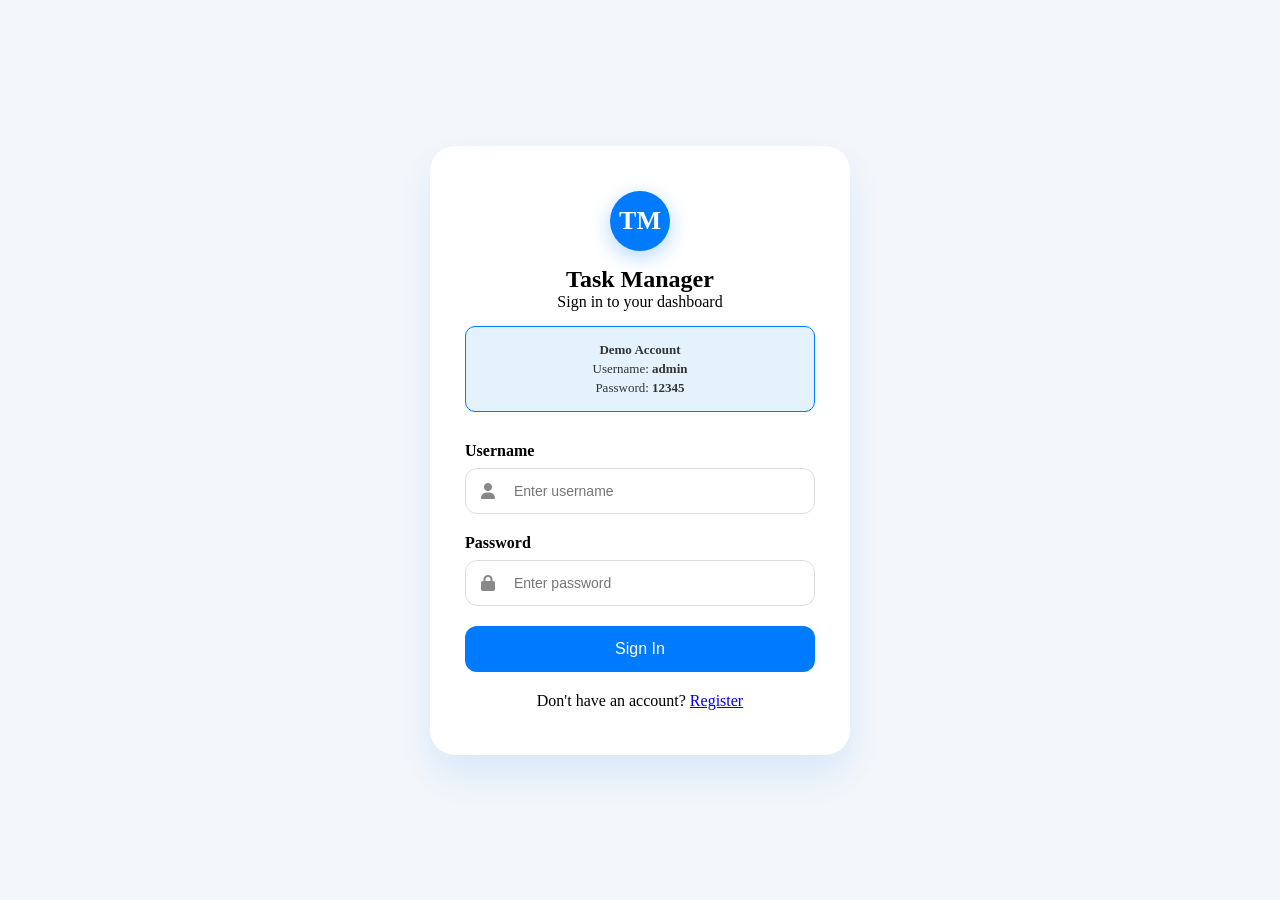
<file: index.html>
<!DOCTYPE html>
<html lang="en">

<head>
    <meta charset="UTF-8">
    <meta name="viewport" content="width=device-width, initial-scale=1.0">
    <meta name="description" content="IMS566 Task Manager Login">
    <title>Task Manager - Login</title>

    <link rel="stylesheet" href="css/login.css">

    <!-- Google Fonts Inter & Font Awesome Icons -->
    <link href="https://fonts.googleapis.com/css2?family=Inter:wght@300;400;500;600;700&display=swap" rel="stylesheet">
    <link rel="stylesheet" href="https://cdnjs.cloudflare.com/ajax/libs/font-awesome/6.5.1/css/all.min.css">

    <style>
    </style>
</head>

<body>

    <div class="auth-wrapper">
        <div class="auth-card">

            <!-- Header Branding -->
            <div class="logo-container">
                <div class="login-circle">TM</div>
                <h2>Task Manager</h2>
                <p>Sign in to your dashboard</p>

                <div class="demo-login">
                    <p><strong>Demo Account</strong></p>
                    <p>Username: <strong>admin</strong></p>
                    <p>Password: <strong>12345</strong></p>
                </div>
            </div>

            <!-- Error Message Alert -->
            <div id="errorMsg" class="alert-error d-none" role="alert">
                <i class="fa-solid fa-triangle-exclamation"></i>
                <span>Invalid username or password!</span>
            </div>

            <!-- Login Form -->
            <form id="loginForm">
                <div class="form-group">
                    <label for="username">Username</label>
                    <div class="input-container">
                        <input type="text" id="username" required placeholder="Enter username">
                        <i class="fa-solid fa-user"></i>
                    </div>
                </div>

                <div class="form-group">
                    <label for="password">Password</label>
                    <div class="input-container">
                        <input type="password" id="password" required placeholder="Enter password">
                        <i class="fa-solid fa-lock"></i>
                    </div>
                </div>

                <button type="submit" class="submit-btn">Sign In</button>
            </form>

            <div class="footer-text">
                <span>Don't have an account? </span>
                <a href="#">Register</a>
            </div>

        </div>
    </div>

    <script>
        // Handle login form submission and authentication
        document.getElementById("loginForm").addEventListener("submit", function (e) {
            e.preventDefault(); // Stop page reload

            const user = document.getElementById("username").value;
            const pass = document.getElementById("password").value;
            const errorAlert = document.getElementById("errorMsg");

            // HARDCODED AUTHENTICATION CHECK
            if (user === "admin" && pass === "12345") {
                // Success: Go to dashboard
                window.location.href = "home.html";
            } else {
                // Fail: Show error message with entry shake animation resets
                errorAlert.classList.remove("d-none");
                errorAlert.style.animation = 'none';
                errorAlert.offsetHeight; /* trigger reflow */
                errorAlert.style.animation = null;
            }
        });
    </script>
</body>

</html>
</file>
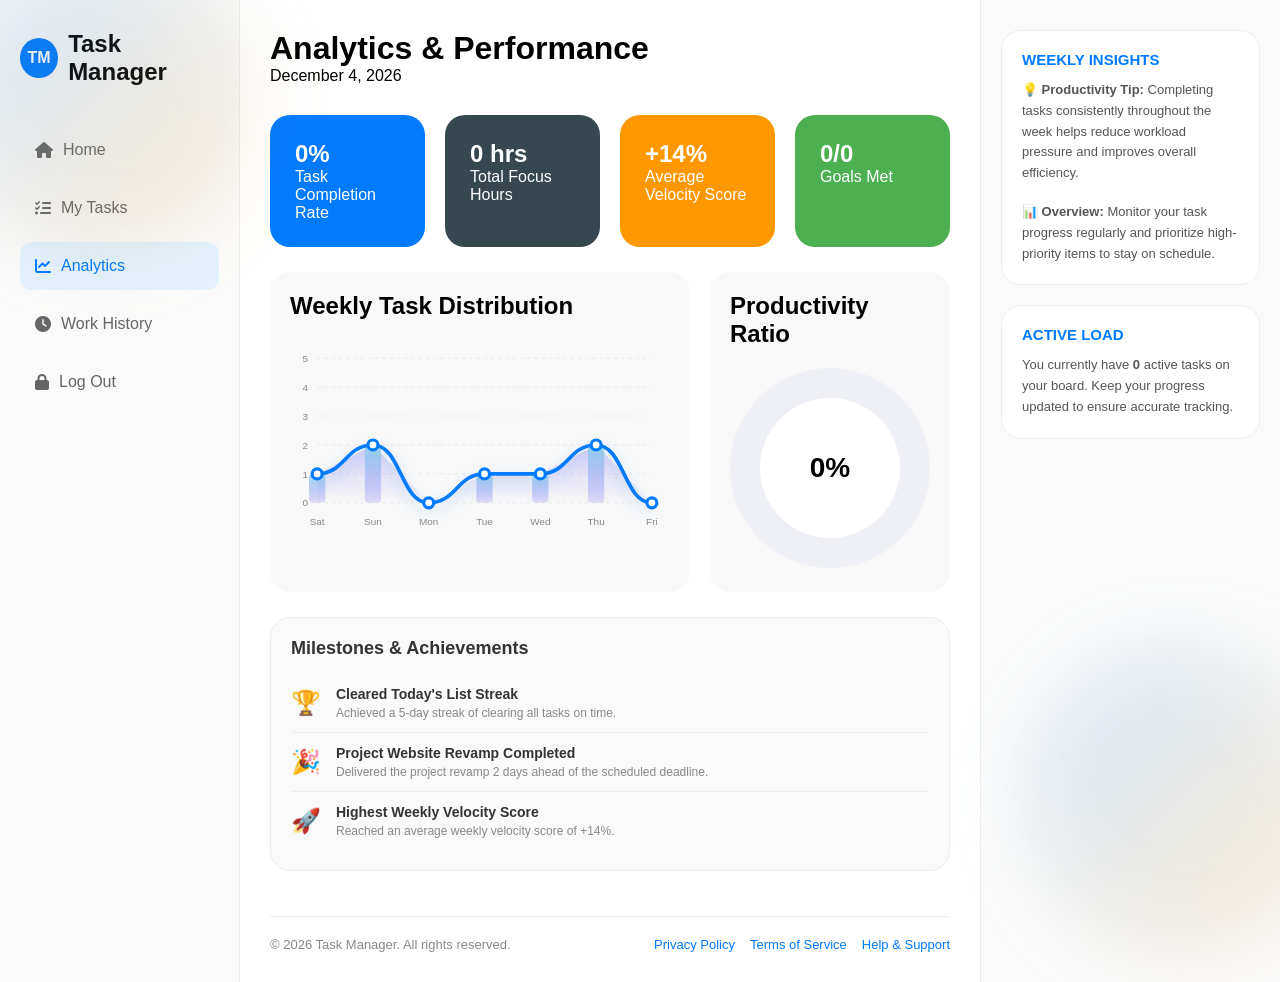
<file: analytics.html>
<!DOCTYPE html>
<html lang="en">

<head>
    <meta charset="UTF-8">
    <meta name="viewport" content="width=device-width, initial-scale=1.0">
    <title>Task Manager - Analytics</title>

    <link rel="stylesheet" href="css/style1.css">

    <!-- Font Awesome -->
    <link rel="stylesheet" href="https://cdnjs.cloudflare.com/ajax/libs/font-awesome/6.5.1/css/all.min.css">

    <style>
    </style>
</head>

<body>

    <div class="container">

        <!-- Sidebar -->
        <div class="sidebar">

            <div class="logo">
                <div class="circle">TM</div>
                <h2>Task Manager</h2>
            </div>

            <ul class="menu">
                <li><a href="home.html"><i class="fa fa-home"></i> Home</a></li>
                <li><a href="mytask.html"><i class="fa fa-tasks"></i> My Tasks</a></li>
                <li class="active"><a href="analytics.html"><i class="fa fa-chart-line"></i> Analytics</a></li>
                <li><a href="history.html"><i class="fa fa-clock"></i> Work History</a></li>
                <li><a href="index.html"><i class="fa fa-lock"></i> Log Out</a></li>
            </ul>

        </div>

        <!-- Main Content -->
        <div class="main-content">

            <!-- Top -->
            <div class="top-bar">
                <div>
                    <h1>Analytics & Performance</h1>
                    <p id="currentDateText">13 March 2021</p>
                </div>
            </div>

            <!-- Stats Grid (Using the theme's .stats style) -->
            <div class="stats">

                <div class="card purple">
                    <h2 id="completionRateText">0%</h2>
                    <p>Task Completion Rate</p>
                </div>

                <div class="card blue">
                    <h2 id="focusHoursText">0 hrs</h2>
                    <p>Total Focus Hours</p>
                </div>

                <div class="card pink">
                    <h2 id="velocityScoreText">+14%</h2>
                    <p>Average Velocity Score</p>
                </div>

                <div class="card green">
                    <h2 id="goalsMetText">0/0</h2>
                    <p>Goals Met</p>
                </div>

            </div>

            <!-- Charts (Using theme's chart structure) -->
            <div class="charts">

                <div class="chart-box">
                    <h2>Weekly Task Distribution</h2>
                    <div class="line-chart-container" id="lineChartContainer">

                        <!-- Dynamic line chart SVG renders here -->
                    </div>
                </div>

                <div class="chart-box">
                    <h2>Productivity Ratio</h2>
                    <div class="circle-chart" style="margin: 20px auto;">
                        <div class="inner-circle" id="productivityPercentText">0%</div>
                    </div>
                </div>

            </div>



            <!-- Milestones & Achievements -->
            <div class="analytics-box">
                <h2>Milestones & Achievements</h2>

                <div class="achievement-row">
                    <div class="achievement-icon">🏆</div>
                    <div class="achievement-details">
                        <h4>Cleared Today's List Streak</h4>
                        <p>Achieved a 5-day streak of clearing all tasks on time.</p>
                    </div>
                </div>

                <div class="achievement-row">
                    <div class="achievement-icon">🎉</div>
                    <div class="achievement-details">
                        <h4>Project Website Revamp Completed</h4>
                        <p>Delivered the project revamp 2 days ahead of the scheduled deadline.</p>
                    </div>
                </div>

                <div class="achievement-row">
                    <div class="achievement-icon">🚀</div>
                    <div class="achievement-details">
                        <h4>Highest Weekly Velocity Score</h4>
                        <p>Reached an average weekly velocity score of +14%.</p>
                    </div>
                </div>
            </div>

            <!-- Footer -->
            <footer
                style="margin-top: 45px; padding-top: 20px; border-top: 1px solid #eee; display: flex; justify-content: space-between; align-items: center; color: #888; font-size: 13px;">
                <p>&copy; 2026 Task Manager. All rights reserved.</p>
                <div style="display: flex; gap: 15px;">
                    <a href="#" style="color: #007BFF; text-decoration: none;">Privacy Policy</a>
                    <a href="#" style="color: #007BFF; text-decoration: none;">Terms of Service</a>
                    <a href="#" style="color: #007BFF; text-decoration: none;">Help & Support</a>
                </div>
            </footer>

        </div>

        <!-- Right Side -->
        <div class="right-panel">

            <div class="right-panel-stats">

                <div class="insight-card">
                    <h3>Weekly Insights</h3>
                    <p>
                        <strong>💡 Productivity Tip:</strong>
                        Completing tasks consistently throughout the week helps reduce workload pressure and improves
                        overall efficiency.
                    </p>
                    <br>
                    <p>
                        <strong>📊 Overview:</strong>
                        Monitor your task progress regularly and prioritize high-priority items to stay on schedule.
                    </p>
                </div>

                <div class="insight-card" style="margin-top: 15px;">
                    <h3>Active Load</h3>
                    <p>
                        You currently have <strong id="activeTasksCount">0</strong> active tasks on your board.
                        Keep your progress updated to ensure accurate tracking.
                    </p>
                </div>

            </div>

        </div>

    </div>

    <script>
        // Initialize page
        document.addEventListener("DOMContentLoaded", function () {
            // Load data
            let tasks = JSON.parse(localStorage.getItem("dashboard_tasks")) || [];
            let history = JSON.parse(localStorage.getItem("dashboard_history")) || [];

            // Set current date
            const today = new Date();
            const dateOptions = { day: 'numeric', month: 'long', year: 'numeric' };
            document.getElementById("currentDateText").textContent = today.toLocaleDateString('en-US', dateOptions);

            // Compute dynamic analytics metrics
            // Exclude completed tasks from active counts to prevent double-counting
            const totalActive = tasks.filter(t => t.status !== "Completed").length;
            const totalHistory = history.length;
            const totalTasks = totalActive + totalHistory;
            const completedTasks = history.filter(t => t.status === "Completed").length;

            // Completion Rate
            const completionRate = totalTasks > 0 ? Math.round((completedTasks / totalTasks) * 100) : 0;
            document.getElementById("completionRateText").textContent = completionRate + "%";
            document.getElementById("productivityPercentText").textContent = completionRate + "%";

            // Set Productivity Ratio circular progress bar color dynamically
            const circleChart = document.querySelector(".circle-chart");
            if (circleChart) {
                circleChart.style.border = "none";
                circleChart.style.background = `conic-gradient(#7b6ef6 0% ${completionRate}%, #eef0f6 ${completionRate}% 100%)`;
            }

            // Goals Met (Completed / Total)
            document.getElementById("goalsMetText").textContent = `${completedTasks}/${totalTasks}`;

            // Focus hours: 2 hours base per completed task + 12 hours start focus
            const focusHours = (completedTasks * 2) + (totalActive * 1);
            document.getElementById("focusHoursText").textContent = focusHours + " hrs";

            // Active load text
            document.getElementById("activeTasksCount").textContent = totalActive;

            // Render the interactive line chart
            renderWeeklyChart();

            // Render weekly chart
            function renderWeeklyChart() {
                const container = document.getElementById("lineChartContainer");
                if (!container) return;

                // Use a local variable to avoid scope confusion
                let chartHistory = JSON.parse(localStorage.getItem("dashboard_history")) || [];

                // Get last 7 days 
                const last7Days = [];
                for (let i = 6; i >= 0; i--) {
                    const d = new Date();
                    d.setDate(d.getDate() - i);
                    last7Days.push({
                        dateString: d.toISOString().split('T')[0],
                        dayName: d.toLocaleDateString('en-US', { weekday: 'short' }),
                        dateLabel: d.toLocaleDateString('en-US', { day: 'numeric', month: 'short' })
                    });
                }

                // Tally completed tasks per day from local history
                const data = last7Days.map(day => {
                    const count = chartHistory.filter(item => {
                        return item.status === "Completed" && item.endDate === day.dateString;
                    }).length;
                    return {
                        ...day,
                        count: count
                    };
                });

                // Use sample history data when no records are available
                const hasData = data.some(d => d.count > 0);
                if (!hasData && chartHistory.length === 0) {
                    const mockHistory = [
                        { id: 1, name: "Database Schema Design", startDate: last7Days[0].dateString, endDate: last7Days[0].dateString, status: "Completed", category: "Work", priority: "High" },
                        { id: 2, name: "Create Login Screen UI", startDate: last7Days[1].dateString, endDate: last7Days[1].dateString, status: "Completed", category: "Work", priority: "High" },
                        { id: 3, name: "User Registration Route", startDate: last7Days[1].dateString, endDate: last7Days[1].dateString, status: "Completed", category: "Work", priority: "Medium" },
                        { id: 4, name: "Analytics Dashboard UI", startDate: last7Days[3].dateString, endDate: last7Days[3].dateString, status: "Completed", category: "Work", priority: "High" },
                        { id: 5, name: "Configure Local Dev Environment", startDate: last7Days[4].dateString, endDate: last7Days[4].dateString, status: "Completed", category: "Personal", priority: "Low" },
                        { id: 6, name: "Double Check Responsive Grid", startDate: last7Days[5].dateString, endDate: last7Days[5].dateString, status: "Completed", category: "Work", priority: "Medium" },
                        { id: 7, name: "Deploy to Staging Server", startDate: last7Days[5].dateString, endDate: last7Days[5].dateString, status: "Completed", category: "Work", priority: "High" }
                    ];
                    localStorage.setItem("dashboard_history", JSON.stringify(mockHistory));
                    chartHistory = mockHistory;

                    // Recalculate completions per day with seeder data
                    last7Days.forEach((day, index) => {
                        data[index].count = chartHistory.filter(item => item.status === "Completed" && item.endDate === day.dateString).length;
                    });
                }

                // Chart scaling constants
                const svgWidth = 420;
                const svgHeight = 220;
                const paddingLeft = 30;
                const paddingRight = 20;
                const paddingTop = 25;
                const paddingBottom = 35;

                const plotWidth = svgWidth - paddingLeft - paddingRight;
                const plotHeight = svgHeight - paddingTop - paddingBottom;

                // Find max value on Y-axis to compute increments
                const maxCount = Math.max(...data.map(d => d.count));
                const yMax = Math.max(5, Math.ceil(maxCount / 5) * 5); // Minimum yMax is 5

                // Calculate X coordinate
                const getX = (index) => paddingLeft + (index * (plotWidth / 6));

                // Calculate Y coordinate
                const getY = (count) => paddingTop + plotHeight - (count * (plotHeight / yMax));

                const points = data.map((d, i) => ({
                    x: getX(i),
                    y: getY(d.count),
                    count: d.count,
                    dayName: d.dayName,
                    dateLabel: d.dateLabel
                }));

                // Build interactive SVG elements
                let svgHtml = `<svg width="100%" height="200" viewBox="0 0 ${svgWidth} ${svgHeight}" class="chart-svg" preserveAspectRatio="xMidYMid meet">
            <defs>
                <linearGradient id="chart-gradient" x1="0" y1="0" x2="0" y2="1">
                <stop offset="0%" stop-color="#7b6ef6" stop-opacity="0.3"/>
                <stop offset="100%" stop-color="#7b6ef6" stop-opacity="0"/>
                </linearGradient>
                <linearGradient id="bar-gradient" x1="0" y1="0" x2="0" y2="1">
                <stop offset="0%" stop-color="#8dd7e8" stop-opacity="0.8"/>
                    <stop offset="100%" stop-color="#7b6ef6" stop-opacity="0.2"/>
                </linearGradient>
                <filter id="shadow" x="-10%" y="-10%" width="120%" height="120%">
                    <feDropShadow dx="0" dy="6" stdDeviation="4" flood-color="#7b6ef6" flood-opacity="0.2" />
                </filter>
            </defs>
        `;

                // Grid Lines & Axis Values
                const gridDivisions = 5;
                for (let i = 0; i <= gridDivisions; i++) {
                    const value = Math.round((yMax / gridDivisions) * i);
                    const y = getY(value);
                    svgHtml += `
                <line x1="${paddingLeft}" y1="${y}" x2="${svgWidth - paddingRight}" y2="${y}" class="grid-line" />
                <text x="${paddingLeft - 10}" y="${y + 4}" text-anchor="end" class="axis-label">${value}</text>
            `;
                }

                // Faded Purple Area Underneath
                let areaPath = `M ${points[0].x} ${paddingTop + plotHeight} `;
                points.forEach(p => {
                    areaPath += `L ${p.x} ${p.y} `;
                });
                areaPath += `L ${points[points.length - 1].x} ${paddingTop + plotHeight} Z`;
                svgHtml += `<path d="${areaPath}" class="chart-area" />`;

                // Draw Vertical Bars for each day (Weekly Task Distribution Bar)
                points.forEach((p) => {
                    const barWidth = 18;
                    const barHeight = paddingTop + plotHeight - p.y;
                    if (barHeight > 0) {
                        svgHtml += `
                    <rect x="${p.x - barWidth / 2}" y="${p.y}" width="${barWidth}" height="${barHeight}" rx="4" ry="4" fill="url(#bar-gradient)" />
                `;
                    }
                });

                // Smooth Bezier Curve Path
                let linePath = `M ${points[0].x} ${points[0].y} `;
                for (let i = 1; i < points.length; i++) {
                    const p0 = points[i - 1];
                    const p = points[i];
                    const cpX1 = p0.x + (p.x - p0.x) / 2;
                    const cpY1 = p0.y;
                    const cpX2 = p0.x + (p.x - p0.x) / 2;
                    const cpY2 = p.y;
                    linePath += `C ${cpX1} ${cpY1}, ${cpX2} ${cpY2}, ${p.x} ${p.y} `;
                }
                svgHtml += `<path d="${linePath}" class="chart-line" filter="url(#shadow)" />`;

                // Weekday labels at bottom
                points.forEach((p) => {
                    svgHtml += `
                <text x="${p.x}" y="${svgHeight - 10}" text-anchor="middle" class="axis-label" style="font-weight: 500;">${p.dayName}</text>
            `;
                });

                // Circle nodes with invisible large mouse triggers
                points.forEach((p) => {
                    svgHtml += `
                <g class="dot-group" data-count="${p.count}" data-day="${p.dayName}" data-date="${p.dateLabel}" data-x="${p.x}" data-y="${p.y}">
                    <circle cx="${p.x}" cy="${p.y}" r="15" class="chart-dot-trigger" />
                    <circle cx="${p.x}" cy="${p.y}" class="chart-dot" />
                </g>
            `;
                });

                svgHtml += `</svg>`;

                // Append DOM structure
                const tooltipHtml = `<div class="chart-tooltip" id="chartTooltip"></div>`;
                container.innerHTML = svgHtml + tooltipHtml;

                // Coordinate tooltips
                const dotGroups = container.querySelectorAll(".dot-group");
                const tooltip = container.querySelector("#chartTooltip");

                dotGroups.forEach(group => {
                    const trigger = group.querySelector(".chart-dot-trigger");
                    const count = group.getAttribute("data-count");
                    const day = group.getAttribute("data-day");
                    const date = group.getAttribute("data-date");
                    const x = parseFloat(group.getAttribute("data-x"));
                    const y = parseFloat(group.getAttribute("data-y"));

                    // Show tooltip
                    const show = (e) => {
                        tooltip.innerHTML = `<strong>${count} tasks</strong><br><span style="color:#bbb;font-size:10px;font-weight:normal;">${day}, ${date}</span>`;
                        const percentX = (x / svgWidth) * 100;
                        const percentY = (y / svgHeight) * 100;

                        tooltip.style.left = `${percentX}%`;
                        tooltip.style.top = `${percentY - 8}%`;
                        tooltip.style.opacity = "1";
                        tooltip.style.transform = "translate(-50%, -100%) scale(1)";
                    };

                    // Hide tooltip
                    const hide = () => {
                        tooltip.style.opacity = "0";
                        tooltip.style.transform = "translate(-50%, -100%) scale(0.9)";
                    };

                    trigger.addEventListener("mouseenter", show);
                    trigger.addEventListener("mouseleave", hide);
                    trigger.addEventListener("touchstart", show);
                    trigger.addEventListener("touchend", hide);
                });
            }
        }); // Closes DOMContentLoaded
    </script>
</body>

</html>
</file>
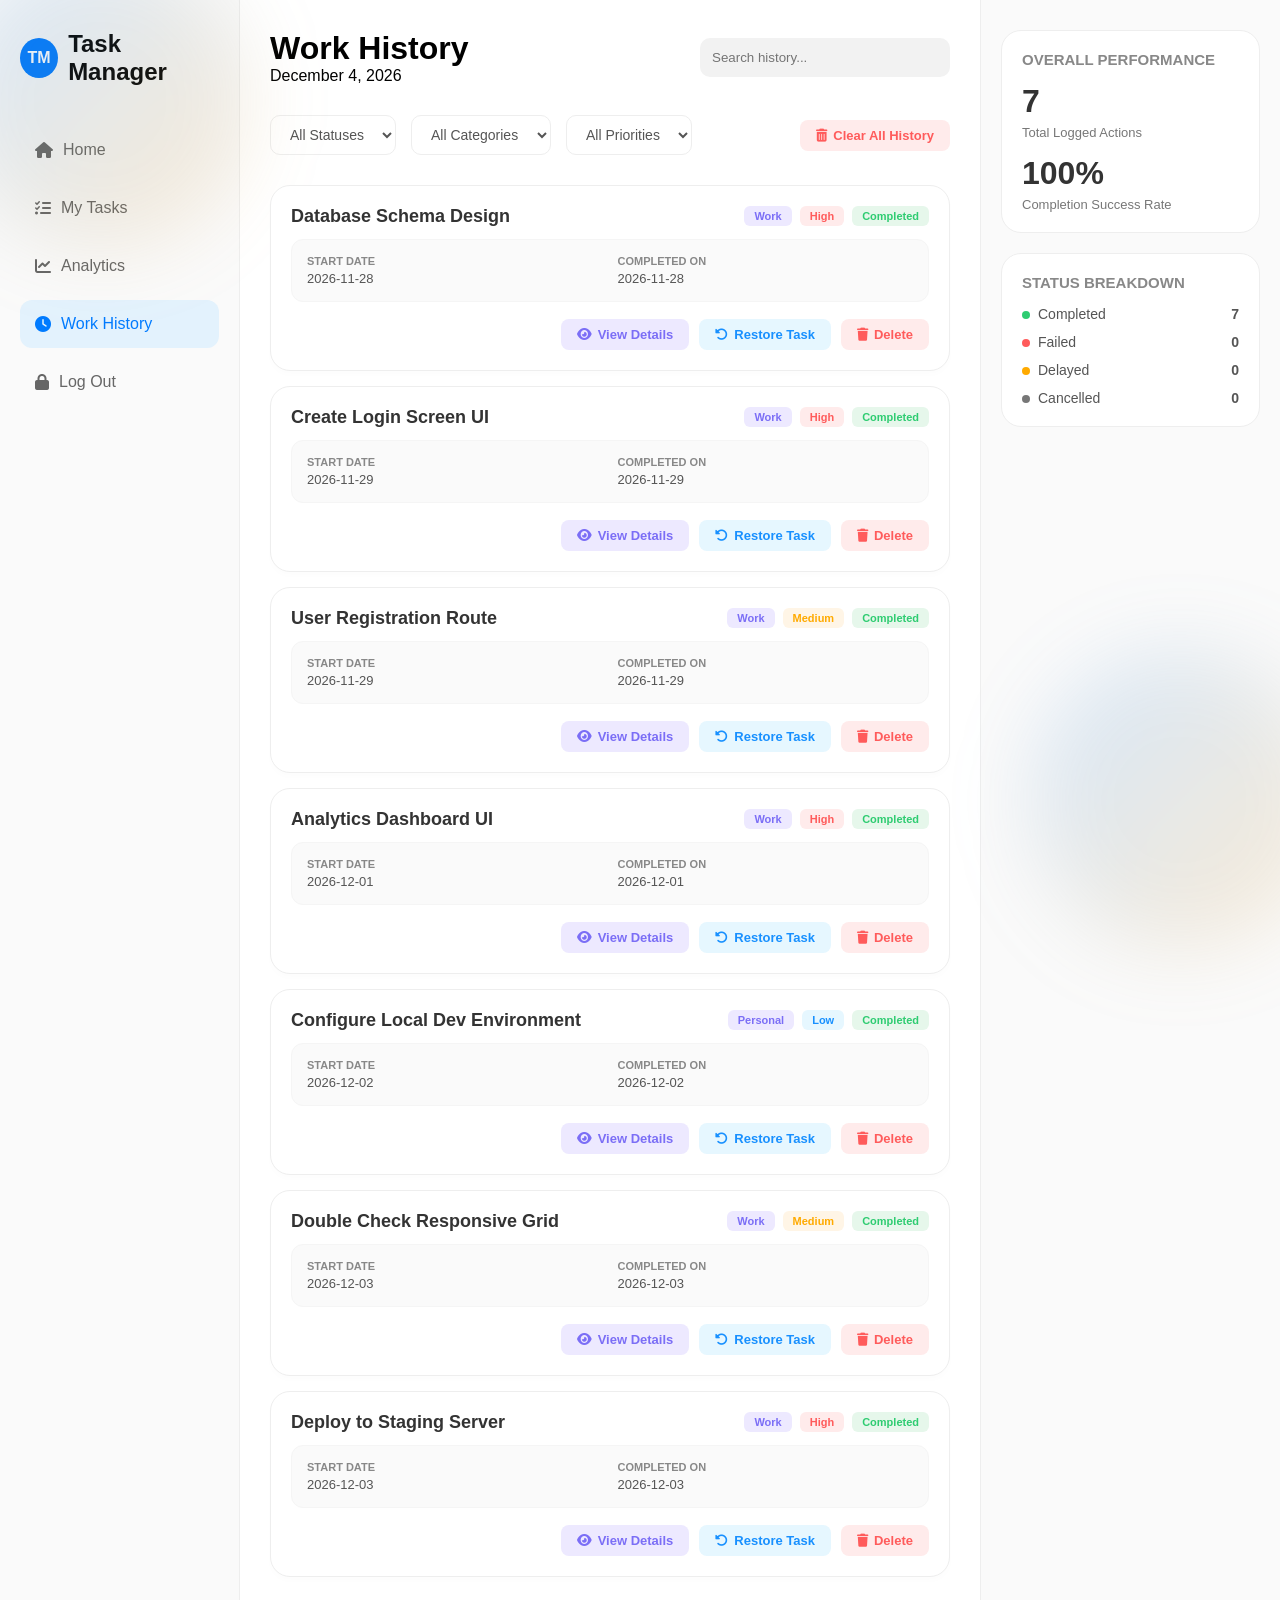
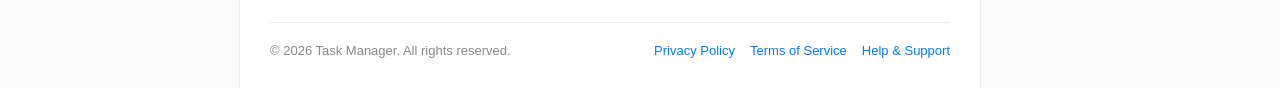
<file: history.html>
<!DOCTYPE html>
<html lang="en">

<head>
    <meta charset="UTF-8">
    <meta name="viewport" content="width=device-width, initial-scale=1.0">
    <title>Task Manager - Work History</title>

    <link rel="stylesheet" href="css/style1.css">

    <!-- Font Awesome -->
    <link rel="stylesheet" href="https://cdnjs.cloudflare.com/ajax/libs/font-awesome/6.5.1/css/all.min.css">

    <style>
        .history-grid {
            display: flex;
            flex-direction: column;
            gap: 20px;
            margin-top: 20px;
        }

        .filter-bar {
            display: flex;
            gap: 15px;
            align-items: center;
            margin-bottom: 10px;
            flex-wrap: wrap;
        }

        .filter-bar select {
            padding: 10px 15px;
            border-radius: 10px;
            border: 1px solid #eee;
            outline: none;
            background: white;
            font-size: 14px;
            color: #555;
            cursor: pointer;
        }

        .history-cards-container {
            display: flex;
            flex-direction: column;
            gap: 15px;
        }

        .history-card {
            background: white;
            border-radius: 20px;
            padding: 20px;
            border: 1px solid #eee;
            box-shadow: 0 4px 6px rgba(0, 0, 0, 0.01);
            display: flex;
            flex-direction: column;
            gap: 12px;
            position: relative;
        }

        .history-card-header {
            display: flex;
            justify-content: space-between;
            align-items: flex-start;
        }

        .history-card-badges {
            display: flex;
            gap: 8px;
        }

        .history-badge {
            font-size: 11px;
            font-weight: bold;
            padding: 4px 10px;
            border-radius: 6px;
        }

        /* Status Colors */
        .status-badge.completed {
            background: #e6f7eb;
            color: #2ecc71;
        }

        .status-badge.failed {
            background: #ffebeb;
            color: #ff5b5b;
        }

        .status-badge.cancelled {
            background: #f2f2f2;
            color: #777;
        }

        .status-badge.delayed {
            background: #fff5e6;
            color: #ffaa00;
        }

        /* Priority Colors */
        .priority-badge.high {
            background: #ffebeb;
            color: #ff5b5b;
        }

        .priority-badge.medium {
            background: #fff5e6;
            color: #ffaa00;
        }

        .priority-badge.low {
            background: #e6f7ff;
            color: #1890ff;
        }

        /* Category Colors */
        .category-badge {
            background: #ede9ff;
            color: #7b6ef6;
        }

        .history-card h3 {
            font-size: 18px;
            color: #333;
            margin: 0;
        }

        .history-card p.description {
            color: #666;
            font-size: 14px;
            line-height: 1.5;
            margin: 0;
        }

        .history-card-details {
            display: grid;
            grid-template-columns: repeat(auto-fit, minmax(180px, 1fr));
            gap: 15px;
            background: #fafafa;
            padding: 15px;
            border-radius: 12px;
            font-size: 13px;
            color: #555;
            border: 1px solid #f5f5f5;
        }

        .details-item {
            display: flex;
            flex-direction: column;
            gap: 4px;
        }

        .details-item strong {
            color: #888;
            font-size: 11px;
            text-transform: uppercase;
        }

        .history-card-notes {
            background: #fff9e6;
            border-left: 4px solid #ffc107;
            padding: 10px 15px;
            border-radius: 4px;
            font-size: 13px;
            color: #666;
            font-style: italic;
        }

        .history-card-actions {
            display: flex;
            gap: 10px;
            justify-content: flex-end;
            margin-top: 5px;
        }

        .history-btn {
            padding: 8px 16px;
            border: none;
            border-radius: 8px;
            cursor: pointer;
            font-size: 13px;
            font-weight: bold;
            display: flex;
            align-items: center;
            gap: 6px;
            transition: background 0.2s;
        }

        .btn-view {
            background: #ede9ff;
            color: #7b6ef6;
        }

        .btn-view:hover {
            background: #dfd9ff;
        }

        .btn-restore {
            background: #e6f7ff;
            color: #1890ff;
        }

        .btn-restore:hover {
            background: #d0f0ff;
        }

        .btn-delete {
            background: #ffebeb;
            color: #ff5b5b;
        }

        .btn-delete:hover {
            background: #ffd1d1;
        }

        .right-panel-stats {
            display: flex;
            flex-direction: column;
            gap: 20px;
        }

        .stats-box {
            background: white;
            padding: 20px;
            border-radius: 20px;
            border: 1px solid #eee;
        }

        .stats-box h3 {
            font-size: 15px;
            color: #888;
            margin-bottom: 15px;
            text-transform: uppercase;
        }

        .stat-value {
            font-size: 32px;
            font-weight: bold;
            color: #333;
            margin-bottom: 5px;
        }

        .stat-breakdown {
            display: flex;
            flex-direction: column;
            gap: 12px;
        }

        .breakdown-item {
            display: flex;
            justify-content: space-between;
            align-items: center;
            font-size: 14px;
            color: #555;
        }

        .breakdown-color-dot {
            width: 8px;
            height: 8px;
            border-radius: 50%;
            display: inline-block;
            margin-right: 8px;
        }

        .dot-completed {
            background: #2ecc71;
        }

        .dot-failed {
            background: #ff5b5b;
        }

        .dot-cancelled {
            background: #777;
        }

        .dot-delayed {
            background: #ffaa00;
        }

        .modal {
            display: none;
            /* Hidden by default */
            position: fixed;
            z-index: 1000;
            left: 0;
            top: 0;
            width: 100%;
            height: 100%;
            background-color: rgba(0, 0, 0, 0.5);
            align-items: center;
            justify-content: center;
        }

        .modal-content {
            background-color: #fff;
            padding: 25px;
            border-radius: 20px;
            position: relative;
            width: 500px;
            max-width: 90%;
            box-shadow: 0 10px 25px rgba(0, 0, 0, 0.1);
        }

        .close-btn {
            color: #aaa;
            float: right;
            font-size: 28px;
            font-weight: bold;
            cursor: pointer;
            position: absolute;
            right: 20px;
            top: 10px;
        }

        .close-btn:hover,
        .close-btn:focus {
            color: #000;
            text-decoration: none;
            cursor: pointer;
        }

        .submit-btn {
            background-color: #7b6ef6;
            color: white;
            padding: 10px 20px;
            border: none;
            border-radius: 10px;
            cursor: pointer;
            width: 100%;
            font-size: 14px;
            font-weight: 600;
        }

        .submit-btn:hover {
            opacity: 0.9;
        }
    </style>
</head>

<body>

    <div class="container">

        <!-- Sidebar -->
        <div class="sidebar">

            <div class="logo">
                <div class="circle">TM</div>
                <h2>Task Manager</h2>
            </div>

            <ul class="menu">
                <li><a href="home.html"><i class="fa fa-home"></i> Home</a></li>
                <li><a href="mytask.html"><i class="fa fa-tasks"></i> My Tasks</a></li>
                <li><a href="analytics.html"><i class="fa fa-chart-line"></i> Analytics</a></li>
                <li class="active"><a href="history.html"><i class="fa fa-clock"></i> Work History</a></li>
                <li><a href="index.html"><i class="fa fa-lock"></i> Log Out</a></li>
            </ul>

        </div>

        <!-- Main Content -->
        <div class="main-content">

            <!-- Top Bar -->
            <div class="top-bar">
                <div>
                    <h1>Work History</h1>
                    <p id="currentDateText">13 March 2021</p>
                </div>

                <input type="text" id="searchInput" placeholder="Search history...">
            </div>

            <!-- History Content -->
            <div class="history-grid">

                <!-- Filters -->
                <div class="filter-bar">
                    <select id="statusFilter">
                        <option value="all">All Statuses</option>
                        <option value="Completed">Completed</option>
                        <option value="Failed">Failed</option>
                        <option value="Cancelled">Cancelled</option>
                        <option value="Delayed">Delayed</option>
                    </select>

                    <select id="categoryFilter">
                        <option value="all">All Categories</option>
                        <option value="Work">Work</option>
                        <option value="Study">Study</option>
                        <option value="Personal">Personal</option>
                        <option value="Fitness">Fitness</option>
                    </select>

                    <select id="priorityFilter">
                        <option value="all">All Priorities</option>
                        <option value="High">High</option>
                        <option value="Medium">Medium</option>
                        <option value="Low">Low</option>
                    </select>

                    <button id="clearHistoryBtn" class="history-btn btn-delete" style="margin-left: auto;">
                        <i class="fa fa-trash-can"></i> Clear All History
                    </button>
                </div>

                <!-- History List -->
                <div class="history-cards-container" id="historyCardsContainer">
                    <!-- Cards will render here dynamically -->
                </div>

            </div>

            <!-- Footer -->
            <footer
                style="margin-top: 45px; padding-top: 20px; border-top: 1px solid #eee; display: flex; justify-content: space-between; align-items: center; color: #888; font-size: 13px;">
                <p>&copy; 2026 Task Manager. All rights reserved.</p>
                <div style="display: flex; gap: 15px;">
                    <a href="#" style="color: #007BFF; text-decoration: none;">Privacy Policy</a>
                    <a href="#" style="color: #007BFF; text-decoration: none;">Terms of Service</a>
                    <a href="#" style="color: #007BFF; text-decoration: none;">Help & Support</a>
                </div>
            </footer>

        </div>

        <!-- Right Side -->
        <div class="right-panel">

            <div class="right-panel-stats">

                <!-- Overall Stats -->
                <div class="stats-box">
                    <h3>Overall Performance</h3>
                    <div class="stat-value" id="historyTotalCount">0</div>
                    <p style="font-size: 13px; color: #777; margin-bottom: 15px;">Total Logged Actions</p>

                    <div class="stat-value" id="successRateText">0%</div>
                    <p style="font-size: 13px; color: #777;">Completion Success Rate</p>
                </div>

                <!-- Status Breakdown -->
                <div class="stats-box">
                    <h3>Status Breakdown</h3>
                    <div class="stat-breakdown">
                        <div class="breakdown-item">
                            <span><span class="breakdown-color-dot dot-completed"></span>Completed</span>
                            <strong id="breakdownCompleted">0</strong>
                        </div>
                        <div class="breakdown-item">
                            <span><span class="breakdown-color-dot dot-failed"></span>Failed</span>
                            <strong id="breakdownFailed">0</strong>
                        </div>
                        <div class="breakdown-item">
                            <span><span class="breakdown-color-dot dot-delayed"></span>Delayed</span>
                            <strong id="breakdownDelayed">0</strong>
                        </div>
                        <div class="breakdown-item">
                            <span><span class="breakdown-color-dot dot-cancelled"></span>Cancelled</span>
                            <strong id="breakdownCancelled">0</strong>
                        </div>
                    </div>
                </div>

            </div>

        </div>

    </div>

    <!-- View Details Modal -->
    <div id="detailsModal" class="modal">
        <div class="modal-content">
            <span class="close-btn" id="closeDetailsModalBtn">&times;</span>
            <h2 id="modalTaskName">Task Details</h2>
            <hr style="border: 0; border-top: 1px solid #eee; margin: 15px 0;">

            <div class="form-group" style="margin-bottom: 15px;">
                <label style="color:#888; font-size:11px; text-transform:uppercase;">Description</label>
                <p id="modalTaskDesc" style="font-size:14px; color:#333; line-height:1.5; margin-top:5px;"></p>
            </div>

            <div style="display:grid; grid-template-columns: 1fr 1fr; gap:15px; margin-bottom:15px;">
                <div>
                    <label style="color:#888; font-size:11px; text-transform:uppercase;">Start Date</label>
                    <p id="modalTaskStart" style="font-size:14px; color:#333; margin-top:5px;"></p>
                </div>
                <div>
                    <label style="color:#888; font-size:11px; text-transform:uppercase;">Completion Date</label>
                    <p id="modalTaskEnd" style="font-size:14px; color:#333; margin-top:5px;"></p>
                </div>
            </div>

            <div style="display:grid; grid-template-columns: 1fr 1fr; gap:15px; margin-bottom:15px;">
                <div>
                    <label style="color:#888; font-size:11px; text-transform:uppercase;">Status Result</label>
                    <p id="modalTaskStatus" style="font-size:14px; color:#333; margin-top:5px; font-weight:bold;"></p>
                </div>
                <div>
                    <label style="color:#888; font-size:11px; text-transform:uppercase;">Duration</label>
                    <p id="modalTaskDuration" style="font-size:14px; color:#333; margin-top:5px;"></p>
                </div>
            </div>

            <div style="display:grid; grid-template-columns: 1fr 1fr; gap:15px; margin-bottom:15px;">
                <div>
                    <label style="color:#888; font-size:11px; text-transform:uppercase;">Category</label>
                    <p id="modalTaskCategory" style="font-size:14px; color:#333; margin-top:5px;"></p>
                </div>
                <div>
                    <label style="color:#888; font-size:11px; text-transform:uppercase;">Priority Level</label>
                    <p id="modalTaskPriority" style="font-size:14px; color:#333; margin-top:5px;"></p>
                </div>
            </div>

            <div class="form-group" style="margin-bottom: 20px;">
                <label style="color:#888; font-size:11px; text-transform:uppercase;">User Notes / Reflection</label>
                <p id="modalTaskNotes"
                    style="font-size:14px; color:#666; font-style:italic; line-height:1.5; margin-top:5px; background:#fff9e6; padding:10px; border-left:4px solid #ffc107; border-radius:4px;">
                </p>
            </div>

            <button id="closeDetailsBtn" class="submit-btn">Close Details</button>
        </div>
    </div>

    <script>
        // Initialize page
        document.addEventListener("DOMContentLoaded", function () {
            // 1. Load History & Tasks from LocalStorage
            let history = JSON.parse(localStorage.getItem("dashboard_history")) || [];
            let tasks = JSON.parse(localStorage.getItem("dashboard_tasks")) || [];

            // Save history
            function saveHistory() {
                localStorage.setItem("dashboard_history", JSON.stringify(history));
            }

            // Save tasks
            function saveTasks() {
                localStorage.setItem("dashboard_tasks", JSON.stringify(tasks));
            }

            // 2. Set current date
            const today = new Date();
            const dateOptions = { day: 'numeric', month: 'long', year: 'numeric' };
            document.getElementById("currentDateText").textContent = today.toLocaleDateString('en-US', dateOptions);

            // 3. Modal Handling (Definitions)
            const modal = document.getElementById("detailsModal");
            const closeBtn = document.getElementById("closeDetailsModalBtn");
            const closeBtnFooter = document.getElementById("closeDetailsBtn");

            // Show details modal
            function showDetailsModal(item) {
                document.getElementById("modalTaskName").textContent = item.name;
                document.getElementById("modalTaskDesc").textContent = item.description || "No description provided.";
                document.getElementById("modalTaskStart").textContent = item.startDate || "N/A";
                document.getElementById("modalTaskEnd").textContent = item.endDate || "N/A";

                const statusEl = document.getElementById("modalTaskStatus");
                statusEl.textContent = item.status;
                statusEl.style.color = item.status === "Completed" ? "#2ecc71" :
                    item.status === "Failed" ? "#ff5b5b" :
                        item.status === "Delayed" ? "#ffaa00" : "#777";

                document.getElementById("modalTaskDuration").textContent = item.duration || "N/A";
                document.getElementById("modalTaskCategory").textContent = item.category || "Work";
                document.getElementById("modalTaskPriority").textContent = item.priority || "Medium";
                document.getElementById("modalTaskNotes").textContent = item.notes || "No reflection notes added.";

                modal.style.display = "flex";
            }

            // Close modal
            function closeModal() {
                modal.style.display = "none";
            }

            closeBtn.addEventListener("click", closeModal);
            closeBtnFooter.addEventListener("click", closeModal);
            window.addEventListener("click", (e) => {
                if (e.target === modal) closeModal();
            });

            // 4. Action Handlers
            // Restore task
            function restoreTask(item) {
                if (confirm(`Restore task "${item.name}" back to the active board?`)) {
                    // Add back to active tasks
                    const restoredTask = {
                        id: item.id,
                        name: item.name,
                        progress: item.status === "Completed" ? 100 : 50,
                        status: item.status === "Completed" ? "Completed" : "In Progress",
                        category: item.category || "Work",
                        priority: item.priority || "Medium",
                        createdDate: item.startDate || new Date().toISOString().split('T')[0]
                    };
                    tasks = tasks.filter(t => t.id !== item.id);
                    tasks.push(restoredTask);
                    saveTasks();

                    // Delete from history
                    history = history.filter(h => h.id !== item.id);
                    saveHistory();

                    alert(`Task "${item.name}" restored successfully!`);
                    renderHistory();
                }
            }

            // Delete log
            function deleteLog(id) {
                if (confirm("Are you sure you want to permanently delete this task from history?")) {
                    history = history.filter(h => h.id !== id);
                    saveHistory();
                    renderHistory();
                }
            }

            // 5. Render Dynamic History UI
            // Render history
            function renderHistory() {
                const container = document.getElementById("historyCardsContainer");
                container.innerHTML = "";

                const searchQuery = document.getElementById("searchInput").value.toLowerCase();
                const statusFilter = document.getElementById("statusFilter").value;
                const categoryFilter = document.getElementById("categoryFilter").value;
                const priorityFilter = document.getElementById("priorityFilter").value;

                // Filter items
                const filteredHistory = history.filter(item => {
                    const matchesSearch = item.name.toLowerCase().includes(searchQuery) ||
                        (item.description && item.description.toLowerCase().includes(searchQuery)) ||
                        (item.notes && item.notes.toLowerCase().includes(searchQuery));

                    const matchesStatus = statusFilter === "all" || item.status === statusFilter;
                    const matchesCategory = categoryFilter === "all" || item.category === categoryFilter;
                    const matchesPriority = priorityFilter === "all" || item.priority === priorityFilter;

                    return matchesSearch && matchesStatus && matchesCategory && matchesPriority;
                });

                // Compute Stats
                const total = history.length;
                const completed = history.filter(h => h.status === "Completed").length;
                const failed = history.filter(h => h.status === "Failed").length;
                const delayed = history.filter(h => h.status === "Delayed").length;
                const cancelled = history.filter(h => h.status === "Cancelled").length;

                const successRate = total > 0 ? Math.round((completed / total) * 100) : 0;

                // Update stats DOM
                document.getElementById("historyTotalCount").textContent = total;
                document.getElementById("successRateText").textContent = successRate + "%";
                document.getElementById("breakdownCompleted").textContent = completed;
                document.getElementById("breakdownFailed").textContent = failed;
                document.getElementById("breakdownDelayed").textContent = delayed;
                document.getElementById("breakdownCancelled").textContent = cancelled;

                if (filteredHistory.length === 0) {
                    container.innerHTML = `<div style="text-align:center; padding:50px; color:#aaa; font-style:italic;">No history records found matching the current filters.</div>`;
                    return;
                }

                // Render cards (Using Event Delegation via data-attributes instead of onclick)
                filteredHistory.forEach(item => {
                    container.innerHTML += `
        <div class="history-card">

            <div class="history-card-header">
                <h3>${item.name}</h3>

                <div class="history-card-badges">
                    <span class="history-badge category-badge">
                        ${item.category || "Work"}
                    </span>

                    <span class="history-badge priority-badge ${(item.priority || "Medium").toLowerCase()}">
                        ${item.priority || "Medium"}
                    </span>

                    <span class="history-badge status-badge ${(item.status || "Completed").toLowerCase()}">
                        ${item.status || "Completed"}
                    </span>
                </div>
            </div>

            ${item.description ? `
                <p class="description">${item.description}</p>
            ` : ""}

            <div class="history-card-details">

                ${item.startDate ? `
                    <div class="details-item">
                        <strong>Start Date</strong>
                        ${item.startDate}
                    </div>
                ` : ""}

                ${item.endDate ? `
                    <div class="details-item">
                        <strong>Completed On</strong>
                        ${item.endDate}
                    </div>
                ` : ""}

                ${item.duration ? `
                    <div class="details-item">
                        <strong>Time Taken</strong>
                        ${item.duration}
                    </div>
                ` : ""}

            </div>

            ${item.notes ? `
                <div class="history-card-notes">
                    <i class="fa fa-quote-left"></i>
                    ${item.notes}
                </div>
            ` : ""}

            <div class="history-card-actions">
                <button class="history-btn btn-view" data-id="${item.id}">
                    <i class="fa fa-eye"></i> View Details
                </button>

                <button class="history-btn btn-restore" data-id="${item.id}">
                    <i class="fa fa-rotate-left"></i> Restore Task
                </button>

                <button class="history-btn btn-delete" data-id="${item.id}">
                    <i class="fa fa-trash"></i> Delete
                </button>
            </div>

        </div>
    `;
                });

                // Attach Event Listener to Container (Delegation)
                container.onclick = function (e) {
                    // Find the closest button clicked
                    const btn = e.target.closest('button');
                    if (!btn) return;

                    const id = parseInt(btn.dataset.id);
                    // Find the item object in the full history array (not just filtered)
                    const item = history.find(h => h.id === id);

                    if (!item) return;

                    if (btn.classList.contains('btn-view')) {
                        showDetailsModal(item);
                    } else if (btn.classList.contains('btn-restore')) {
                        restoreTask(item);
                    } else if (btn.classList.contains('btn-delete')) {
                        deleteLog(id);
                    }
                };
            }

            // 6. Clear All
            document.getElementById("clearHistoryBtn").addEventListener("click", function () {
                if (confirm("WARNING: This will permanently delete ALL task history. Are you sure?")) {
                    history = [];
                    saveHistory();
                    renderHistory();
                }
            });

            // Filters and search listeners
            document.getElementById("searchInput").addEventListener("input", renderHistory);
            document.getElementById("statusFilter").addEventListener("change", renderHistory);
            document.getElementById("categoryFilter").addEventListener("change", renderHistory);
            document.getElementById("priorityFilter").addEventListener("change", renderHistory);

            // Initial render
            renderHistory();
        });
    </script>
</body>

</html>
</file>
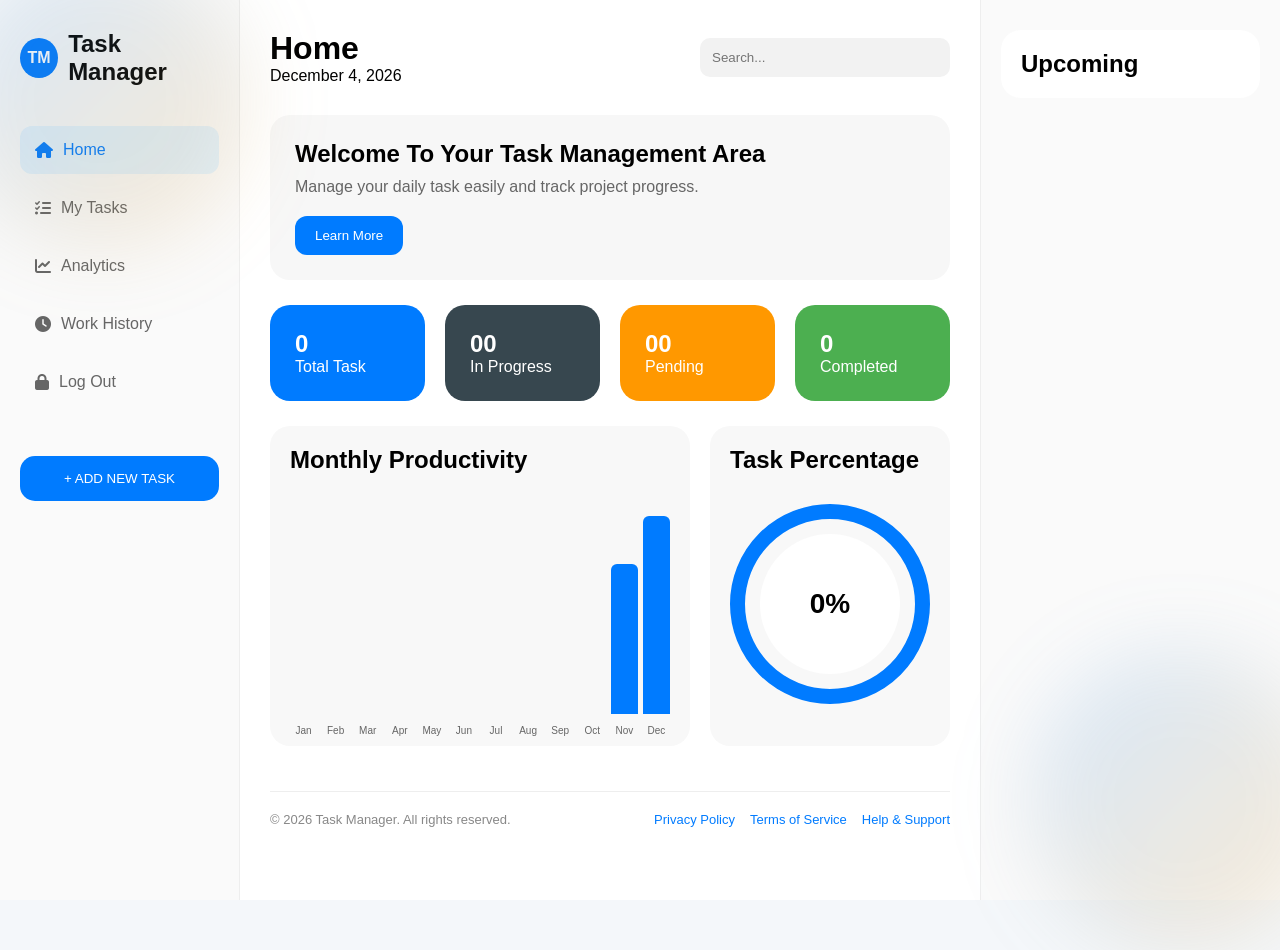
<file: home.html>
<!DOCTYPE html>
<html lang="en">

<head>
    <meta charset="UTF-8">
    <meta name="viewport" content="width=device-width, initial-scale=1.0">
    <title>Task Manager Dashboard</title>

    <link rel="stylesheet" href="css/style1.css">

    <!-- Font Awesome -->
    <link rel="stylesheet" href="https://cdnjs.cloudflare.com/ajax/libs/font-awesome/6.5.1/css/all.min.css">
</head>

<body>

    <div class="container">

        <!-- Sidebar -->
        <div class="sidebar">

            <div class="logo">
                <div class="circle">TM</div>
                <h2>Task Manager</h2>
            </div>

            <ul class="menu">
                <li class="active"><a href="home.html"><i class="fa fa-home"></i> Home</a></li>
                <li><a href="mytask.html"><i class="fa fa-tasks"></i> My Tasks</a></li>
                <li><a href="analytics.html"><i class="fa fa-chart-line"></i> Analytics</a></li>
                <li><a href="history.html"><i class="fa fa-clock"></i> Work History</a></li>
                <li><a href="index.html"><i class="fa fa-lock"></i> Log Out</a></li>
            </ul>

            <button class="task-btn" id="addTaskBtn">+ ADD NEW TASK</button>

        </div>

        <!-- Main Content -->
        <div class="main-content">

            <!-- Top -->
            <div class="top-bar">
                <div>
                    <h1>Home</h1>
                    <p id="currentDateText">13 March 2021</p>
                </div>

                <input type="text" id="searchInput" placeholder="Search...">
            </div>

            <!-- Welcome -->
            <div class="welcome-card">

                <div class="welcome-text">
                    <h2>Welcome To Your Task Management Area</h2>
                    <p>
                        Manage your daily task easily and track project progress.
                    </p>

                    <button id="learnMoreBtn">Learn More</button>
                </div>

            </div>

            <!-- Stats -->
            <div class="stats">

                <div class="card purple">
                    <h2 id="totalTasksCount">0</h2>
                    <p>Total Task</p>
                </div>

                <div class="card blue">
                    <h2 id="inProgressCount">00</h2>
                    <p>In Progress</p>
                </div>

                <div class="card pink">
                    <h2 id="pendingCount">00</h2>
                    <p>Pending</p>
                </div>

                <div class="card green">
                    <h2 id="completedCount">0</h2>
                    <p>Completed</p>
                </div>

            </div>

            <!-- Charts -->
            <div class="charts">

                <div class="chart-box">
                    <h2>Monthly Productivity</h2>

                    <div class="monthly-chart">
                        <div class="bar" style="height:40%"><span>Jan</span></div>
                        <div class="bar" style="height:55%"><span>Feb</span></div>
                        <div class="bar" style="height:70%"><span>Mar</span></div>
                        <div class="bar" style="height:45%"><span>Apr</span></div>
                        <div class="bar" style="height:80%"><span>May</span></div>
                        <div class="bar" style="height:60%"><span>Jun</span></div>
                        <div class="bar" style="height:50%"><span>Jul</span></div>
                        <div class="bar" style="height:75%"><span>Aug</span></div>
                        <div class="bar" style="height:65%"><span>Sep</span></div>
                        <div class="bar" style="height:90%"><span>Oct</span></div>
                        <div class="bar" style="height:70%"><span>Nov</span></div>
                        <div class="bar" style="height:85%"><span>Dec</span></div>
                    </div>
                </div>

                <div class="chart-box">
                    <h2>Task Percentage</h2>

                    <div class="circle-chart">
                        <div class="inner-circle" id="taskPercentText">70%</div>
                    </div>
                </div>

            </div>

            <!-- Footer -->
            <footer
                style="margin-top: 45px; padding-top: 20px; border-top: 1px solid #eee; display: flex; justify-content: space-between; align-items: center; color: #888; font-size: 13px;">
                <p>&copy; 2026 Task Manager. All rights reserved.</p>
                <div style="display: flex; gap: 15px;">
                    <a href="#" style="color: #007BFF; text-decoration: none;">Privacy Policy</a>
                    <a href="#" style="color: #007BFF; text-decoration: none;">Terms of Service</a>
                    <a href="#" style="color: #007BFF; text-decoration: none;">Help & Support</a>
                </div>
            </footer>

        </div>

        <!-- Right Side -->
        <div class="right-panel">



            <div class="upcoming" id="upcomingSection">
                <!-- Dynamic upcoming events will render here -->
            </div>

        </div>

    </div>

    <!-- Add Task Modal -->
    <div id="taskModal" class="modal">
        <div class="modal-content">
            <span class="close-btn" id="closeModalBtn">&times;</span>
            <h2>Create New Item</h2>
            <form id="newTaskForm">
                <div class="form-group">
                    <label for="itemName">Item Name</label>
                    <input type="text" id="itemName" required placeholder="e.g. Database Setup">
                </div>
                <div class="form-group">
                    <label for="itemType">Item Type</label>
                    <select id="itemType" required>
                        <option value="task">Progress Task</option>
                        <option value="event">Upcoming Event</option>
                    </select>
                </div>

                <!-- Progress Field (Show only for tasks) -->
                <div class="form-group" id="progressGroup">
                    <label for="itemProgress">Progress (%)</label>
                    <input type="number" id="itemProgress" min="0" max="100" value="0">
                </div>

                <!-- Category (Show only for tasks) -->
                <div class="form-group" id="categoryGroup">
                    <label for="itemCategory">Category</label>
                    <select id="itemCategory">
                        <option value="Work">Work</option>
                        <option value="Study">Study</option>
                        <option value="Personal">Personal</option>
                        <option value="Fitness">Fitness</option>
                    </select>
                </div>

                <!-- Priority (Show only for tasks) -->
                <div class="form-group" id="priorityGroup">
                    <label for="itemPriority">Priority Level</label>
                    <select id="itemPriority">
                        <option value="High">High</option>
                        <option value="Medium">Medium</option>
                        <option value="Low">Low</option>
                    </select>
                </div>

                <!-- Event Time Field (Show only for events) -->
                <div class="form-group" id="timeGroup" style="display: none;">
                    <label for="eventTime">Time (e.g. 10 AM, 2 PM)</label>
                    <input type="text" id="eventTime" placeholder="e.g. 10 AM">
                </div>

                <div class="form-group" id="statusGroup">
                    <label for="itemStatus">Status</label>
                    <select id="itemStatus">
                        <option value="In Progress">In Progress</option>
                        <option value="Pending">Pending</option>
                        <option value="Completed">Completed</option>
                    </select>
                </div>

                <button type="submit" class="submit-btn">Create Item</button>
            </form>
        </div>
    </div>

    <!-- Log to History Modal -->
    <div id="historyModal" class="modal">
        <div class="modal-content">
            <span class="close-btn" id="closeHistoryModalBtn">&times;</span>
            <h2>Log Task to History</h2>
            <form id="historyForm">
                <input type="hidden" id="historyTaskId">

                <div class="form-group">
                    <label for="historyTaskName">Task Name</label>
                    <input type="text" id="historyTaskName" readonly>
                </div>

                <div class="form-group">
                    <label for="historyDesc">Description</label>
                    <textarea id="historyDesc" placeholder="e.g. Completed designing all mockup screens"
                        style="padding:10px; border-radius:10px; border:1px solid #ddd; height:80px; resize:none; outline:none; font-family:Arial;"></textarea>
                </div>

                <div class="form-row" style="display:flex; gap:15px; margin-bottom:15px;">
                    <div class="form-group" style="flex:1;">
                        <label for="historyStartDate">Start Date</label>
                        <input type="date" id="historyStartDate">
                    </div>
                    <div class="form-group" style="flex:1;">
                        <label for="historyEndDate">Completion Date</label>
                        <input type="date" id="historyEndDate">
                    </div>
                </div>

                <div class="form-row" style="display:flex; gap:15px; margin-bottom:15px;">
                    <div class="form-group" style="flex:1;">
                        <label for="historyStatus">Status Result</label>
                        <select id="historyStatus">
                            <option value="Completed">Completed</option>
                            <option value="Failed">Failed</option>
                            <option value="Cancelled">Cancelled</option>
                            <option value="Delayed">Delayed</option>
                        </select>
                    </div>
                    <div class="form-group" style="flex:1;">
                        <label for="historyDuration">Duration</label>
                        <input type="text" id="historyDuration" placeholder="e.g. 2 days, 5 hours">
                    </div>
                </div>

                <div class="form-row" style="display:flex; gap:15px; margin-bottom:15px;">
                    <div class="form-group" style="flex:1;">
                        <label for="historyCategory">Category</label>
                        <select id="historyCategory">
                            <option value="Work">Work</option>
                            <option value="Study">Study</option>
                            <option value="Personal">Personal</option>
                            <option value="Fitness">Fitness</option>
                        </select>
                    </div>
                    <div class="form-group" style="flex:1;">
                        <label for="historyPriority">Priority</label>
                        <select id="historyPriority">
                            <option value="High">High</option>
                            <option value="Medium">Medium</option>
                            <option value="Low">Low</option>
                        </select>
                    </div>
                </div>

                <div class="form-group">
                    <label for="historyNotes">User Notes / Reflection</label>
                    <textarea id="historyNotes" placeholder="e.g. Needed extra time due to bug issues"
                        style="padding:10px; border-radius:10px; border:1px solid #ddd; height:80px; resize:none; outline:none; font-family:Arial;"></textarea>
                </div>

                <button type="submit" class="submit-btn">Log & Complete</button>
            </form>
        </div>
    </div>

    <script>
        // Initialize page
        document.addEventListener("DOMContentLoaded", function () {
            // Initialize data in LocalStorage if not exists
            let tasks = JSON.parse(localStorage.getItem("dashboard_tasks"));
            let events = JSON.parse(localStorage.getItem("dashboard_events"));
            let history = JSON.parse(localStorage.getItem("dashboard_history"));

            if (!tasks) {
                tasks = []; // Start at 0 tasks
                localStorage.setItem("dashboard_tasks", JSON.stringify(tasks));
            }

            if (!events) {
                events = []; // Start at 0 events
                localStorage.setItem("dashboard_events", JSON.stringify(events));
            }

            if (!history || history.length === 0) {
                const currentYear = new Date().getFullYear();
                history = [
                    { id: 1, name: "Database Schema Design", startDate: `${currentYear}-01-10`, endDate: `${currentYear}-01-12`, status: "Completed", category: "Work", priority: "High", duration: "2 days", notes: "First milestone reached." },
                    { id: 2, name: "Create Login Screen UI", startDate: `${currentYear}-02-05`, endDate: `${currentYear}-02-08`, status: "Completed", category: "Work", priority: "High", duration: "3 days", notes: "Highly responsive UI." },
                    { id: 3, name: "User Registration Route", startDate: `${currentYear}-03-15`, endDate: `${currentYear}-03-18`, status: "Completed", category: "Work", priority: "Medium", duration: "3 days", notes: "Secure endpoints." },
                    { id: 4, name: "Analytics Dashboard UI", startDate: `${currentYear}-03-20`, endDate: `${currentYear}-03-22`, status: "Completed", category: "Work", priority: "High", duration: "2 days", notes: "Interactive SVG lines." },
                    { id: 5, name: "Configure Local Dev Environment", startDate: `${currentYear}-04-01`, endDate: `${currentYear}-04-02`, status: "Completed", category: "Personal", priority: "Low", duration: "1 day", notes: "Installed XAMPP." },
                    { id: 6, name: "Double Check Responsive Grid", startDate: `${currentYear}-05-12`, endDate: `${currentYear}-05-14`, status: "Completed", category: "Work", priority: "Medium", duration: "2 days", notes: "Looks great on mobile." },
                    { id: 7, name: "Deploy to Staging Server", startDate: `${currentYear}-06-01`, endDate: `${currentYear}-06-03`, status: "Completed", category: "Work", priority: "High", duration: "2 days", notes: "Live on cloud." },
                    { id: 8, name: "Write API Documentation", startDate: `${currentYear}-08-10`, endDate: `${currentYear}-08-12`, status: "Completed", category: "Study", priority: "Medium", duration: "2 days", notes: "Swagger setup." },
                    { id: 9, name: "Setup CI/CD Pipeline", startDate: `${currentYear}-10-05`, endDate: `${currentYear}-10-08`, status: "Completed", category: "Work", priority: "High", duration: "3 days", notes: "GitHub actions." },
                    { id: 10, name: "Run Vulnerability Scanning", startDate: `${currentYear}-12-15`, endDate: `${currentYear}-12-18`, status: "Completed", category: "Work", priority: "High", duration: "3 days", notes: "Zero issues found." }
                ];
                localStorage.setItem("dashboard_history", JSON.stringify(history));
            }

            // Save data
            function saveData() {
                localStorage.setItem("dashboard_tasks", JSON.stringify(tasks));
                localStorage.setItem("dashboard_events", JSON.stringify(events));
                localStorage.setItem("dashboard_history", JSON.stringify(history));
            }

            // 2. Set current date
            const today = new Date();
            const dateOptions = { day: 'numeric', month: 'long', year: 'numeric' };
            document.getElementById("currentDateText").textContent = today.toLocaleDateString('en-US', dateOptions);

            // History Modal Elements
            const historyModal = document.getElementById("historyModal");
            const closeHistoryModalBtn = document.getElementById("closeHistoryModalBtn");
            const historyForm = document.getElementById("historyForm");

            closeHistoryModalBtn.addEventListener("click", () => historyModal.style.display = "none");

            window.addEventListener("click", (e) => {
                if (e.target === historyModal) {
                    historyModal.style.display = "none";
                }
            });

            // Open history logging modal
            function openHistoryLoggingModal(task) {
                document.getElementById("historyTaskId").value = task.id;
                document.getElementById("historyTaskName").value = task.name;
                document.getElementById("historyStartDate").value = task.createdDate || today.toISOString().split('T')[0];
                document.getElementById("historyEndDate").value = today.toISOString().split('T')[0];
                document.getElementById("historyCategory").value = task.category || "Work";
                document.getElementById("historyPriority").value = task.priority || "Medium";
                document.getElementById("historyStatus").value = "Completed";
                document.getElementById("historyDuration").value = "";
                document.getElementById("historyDesc").value = "";
                document.getElementById("historyNotes").value = "";

                historyModal.style.display = "flex";
            }

            // Submit history form
            historyForm.addEventListener("submit", function (e) {
                e.preventDefault();

                const taskId = parseInt(document.getElementById("historyTaskId").value);
                const name = document.getElementById("historyTaskName").value;
                const description = document.getElementById("historyDesc").value;
                const startDate = document.getElementById("historyStartDate").value;
                const endDate = document.getElementById("historyEndDate").value;
                const status = document.getElementById("historyStatus").value;
                const duration = document.getElementById("historyDuration").value;
                const category = document.getElementById("historyCategory").value;
                const priority = document.getElementById("historyPriority").value;
                const notes = document.getElementById("historyNotes").value;

                // Create history item
                const historyItem = {
                    id: taskId,
                    name: name,
                    description: description,
                    startDate: startDate,
                    endDate: endDate,
                    status: status,
                    duration: duration,
                    category: category,
                    priority: priority,
                    notes: notes
                };

                // Load, push, and save history
                history = JSON.parse(localStorage.getItem("dashboard_history")) || [];
                history.push(historyItem);
                localStorage.setItem("dashboard_history", JSON.stringify(history));

                // Update or add task in the active tasks array so it shows in the Completed counts
                const existingTaskIndex = tasks.findIndex(t => t.id === taskId);
                if (existingTaskIndex !== -1) {
                    tasks[existingTaskIndex].status = "Completed";
                    tasks[existingTaskIndex].progress = 100;
                    tasks[existingTaskIndex].category = category;
                    tasks[existingTaskIndex].priority = priority;
                } else {
                    // It's a new task logged directly to history, add it as completed to the active board too
                    tasks.push({
                        id: taskId,
                        name: name,
                        progress: 100,
                        status: "Completed",
                        category: category,
                        priority: priority,
                        createdDate: startDate
                    });
                }

                saveData();
                updateUI();

                historyModal.style.display = "none";
                historyForm.reset();
            });

            // 3. Render Dynamic UI
            // Update monthly chart
            function updateMonthlyChart() {
                const activeHistory = JSON.parse(localStorage.getItem("dashboard_history")) || [];
                const currentYear = new Date().getFullYear();
                const monthCounts = Array(12).fill(0);

                activeHistory.forEach(item => {
                    if (item.status === "Completed" && item.endDate) {
                        const date = new Date(item.endDate);
                        if (date.getFullYear() === currentYear) {
                            const month = date.getMonth(); // 0-11
                            monthCounts[month]++;
                        }
                    }
                });

                const maxCount = Math.max(...monthCounts);
                const chartBars = document.querySelectorAll(".monthly-chart .bar");

                chartBars.forEach((bar, index) => {
                    const count = monthCounts[index];
                    let heightPercent = 0;
                    if (maxCount > 0) {
                        heightPercent = Math.round((count / maxCount) * 90);
                        if (count > 0 && heightPercent < 15) {
                            heightPercent = 15; // Ensure small heights still have visual representation
                        }
                    }
                    bar.style.height = `${heightPercent}%`;
                    bar.setAttribute("data-count", `${count} Task${count !== 1 ? 's' : ''}`);
                });
            }

            // Update UI
            function updateUI() {
                // Calculate stats 
                const totalCount = tasks.length + events.length;
                const inProgressCount = tasks.filter(t => t.status === "In Progress").length;
                const pendingCount = tasks.filter(t => t.status === "Pending").length + events.length;
                const completedCount = tasks.filter(t => t.status === "Completed").length;

                // Update stats DOM
                document.getElementById("totalTasksCount").textContent = totalCount;
                document.getElementById("inProgressCount").textContent = String(inProgressCount).padStart(2, '0');
                document.getElementById("pendingCount").textContent = String(pendingCount).padStart(2, '0');
                document.getElementById("completedCount").textContent = completedCount;

                // Compute average task percentage
                const avgProgress = tasks.length > 0 ? Math.round(tasks.reduce((sum, t) => sum + parseInt(t.progress), 0) / tasks.length) : 0;
                document.getElementById("taskPercentText").textContent = avgProgress + "%";

                // Render upcoming events
                const upcomingSection = document.getElementById("upcomingSection");
                upcomingSection.innerHTML = "<h2>Upcoming</h2>";

                events.forEach(event => {
                    const div = document.createElement("div");
                    div.className = "event";
                    div.style.cursor = "pointer";
                    div.title = "Double-click to delete event";

                    div.ondblclick = () => {
                        if (confirm(`Delete event "${event.name}"?`)) {
                            events = events.filter(e => e.id !== event.id);
                            saveData();
                            updateUI();
                        }
                    };

                    const span = document.createElement("span");
                    span.className = `line ${event.color}-line`;

                    const contentDiv = document.createElement("div");
                    const h4 = document.createElement("h4");
                    h4.textContent = event.name;
                    const p = document.createElement("p");
                    p.textContent = event.time;

                    contentDiv.appendChild(h4);
                    contentDiv.appendChild(p);
                    div.appendChild(span);
                    div.appendChild(contentDiv);

                    upcomingSection.appendChild(div);
                });

                // Update monthly chart 
                updateMonthlyChart();
            }

            updateUI();

            // Modal Open/Close functional
            const modal = document.getElementById("taskModal");
            const addTaskBtn = document.getElementById("addTaskBtn");
            const closeModalBtn = document.getElementById("closeModalBtn");
            const itemType = document.getElementById("itemType");
            const progressGroup = document.getElementById("progressGroup");
            const categoryGroup = document.getElementById("categoryGroup");
            const priorityGroup = document.getElementById("priorityGroup");
            const timeGroup = document.getElementById("timeGroup");

            addTaskBtn.addEventListener("click", () => {
                modal.style.display = "flex";
            });

            closeModalBtn.addEventListener("click", () => {
                modal.style.display = "none";
            });

            window.addEventListener("click", (e) => {
                if (e.target === modal) {
                    modal.style.display = "none";
                }
            });

            itemType.addEventListener("change", function () {
                if (this.value === "task") {
                    progressGroup.style.display = "flex";
                    categoryGroup.style.display = "flex";
                    priorityGroup.style.display = "flex";
                    timeGroup.style.display = "none";
                } else {
                    progressGroup.style.display = "none";
                    categoryGroup.style.display = "none";
                    priorityGroup.style.display = "none";
                    timeGroup.style.display = "flex";
                }
            });

            // Submit Form to Add Task/Event
            const form = document.getElementById("newTaskForm");
            form.addEventListener("submit", function (e) {
                e.preventDefault();

                const name = document.getElementById("itemName").value;
                const type = itemType.value;
                const status = document.getElementById("itemStatus").value;

                if (type === "task") {
                    let progress = parseInt(document.getElementById("itemProgress").value) || 0;
                    let finalStatus = status;
                    const category = document.getElementById("itemCategory").value;
                    const priority = document.getElementById("itemPriority").value;

                    // Automatically sync status & progress
                    if (finalStatus === "Completed") {
                        progress = 100;
                    } else if (finalStatus === "Pending" && progress > 0) {
                        finalStatus = "In Progress";
                    } else if (progress === 100) {
                        finalStatus = "Completed";
                    } else if (progress === 0 && finalStatus === "In Progress") {
                        finalStatus = "Pending";
                    }

                    const newTask = {
                        id: Date.now(),
                        name: name,
                        progress: progress,
                        status: finalStatus,
                        category: category,
                        priority: priority,
                        createdDate: today.toISOString().split('T')[0]
                    };

                    if (newTask.status === "Completed") {
                        openHistoryLoggingModal(newTask);
                    } else {
                        tasks.push(newTask);
                    }
                } else {
                    const time = document.getElementById("eventTime").value || "All Day";
                    const colors = ["purple", "pink", "green"];
                    const randomColor = colors[Math.floor(Math.random() * colors.length)];
                    const newEvent = {
                        id: Date.now(),
                        name: name,
                        time: time,
                        color: randomColor
                    };
                    events.push(newEvent);
                }

                saveData();
                updateUI();

                form.reset();
                progressGroup.style.display = "flex";
                categoryGroup.style.display = "flex";
                priorityGroup.style.display = "flex";
                timeGroup.style.display = "none";
                modal.style.display = "none";
            });

            // Interactive Search functionality
            const searchInput = document.getElementById("searchInput");
            searchInput.addEventListener("input", function () {
                const query = this.value.toLowerCase();

                // Filter events
                const eventCards = document.querySelectorAll("#upcomingSection .event");
                eventCards.forEach(card => {
                    const title = card.querySelector("h4").textContent.toLowerCase();
                    card.style.display = title.includes(query) ? "flex" : "none";
                });
            });

            // Welcome Card "Learn More"
            document.getElementById("learnMoreBtn").addEventListener("click", function () {
                alert("Task Management Dashboard:\n\n- Click '+ ADD NEW TASK' to add progress tasks or upcoming events.\n- Click on any task card to update progress or delete it.\n- Double-click on any upcoming event to delete it.\n- Use the search bar to filter tasks and events in real-time.");
            });
        });
    </script>
</body>

</html>
</file>
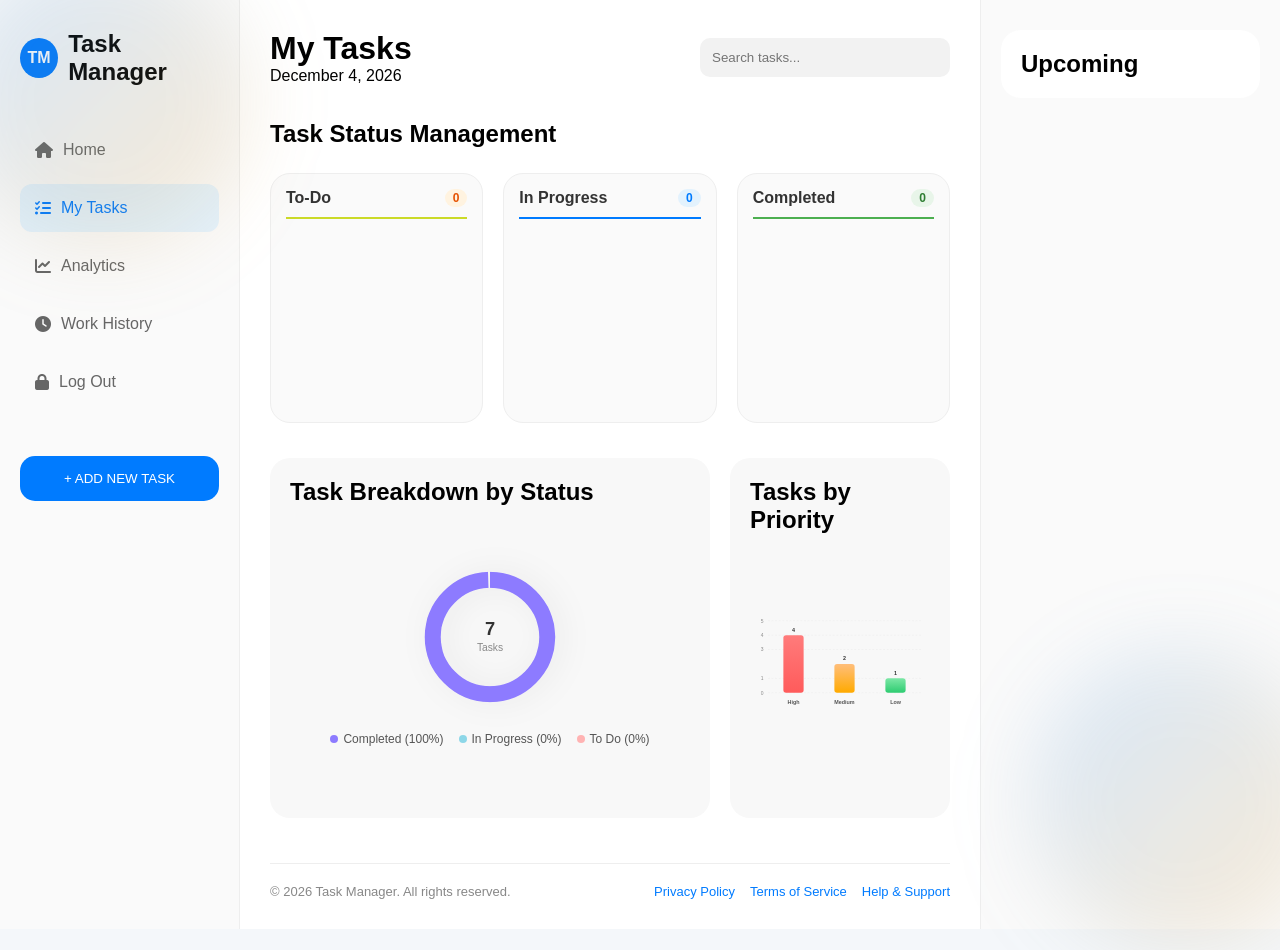
<file: mytask.html>
<!DOCTYPE html>
<html lang="en">

<head>
    <meta charset="UTF-8">
    <meta name="viewport" content="width=device-width, initial-scale=1.0">
    <title>Task Manager - My Tasks</title>

    <link rel="stylesheet" href="css/style1.css">

    <!-- Font Awesome -->
    <link rel="stylesheet" href="https://cdnjs.cloudflare.com/ajax/libs/font-awesome/6.5.1/css/all.min.css">
</head>

<body>

    <div class="container">

        <!-- Sidebar -->
        <div class="sidebar">

            <div class="logo">
                <div class="circle">TM</div>
                <h2>Task Manager</h2>
            </div>

            <ul class="menu">
                <li><a href="home.html"><i class="fa fa-home"></i> Home</a></li>
                <li class="active"><a href="mytask.html"><i class="fa fa-tasks"></i> My Tasks</a></li>
                <li><a href="analytics.html"><i class="fa fa-chart-line"></i> Analytics</a></li>
                <li><a href="history.html"><i class="fa fa-clock"></i> Work History</a></li>
                <li><a href="index.html"><i class="fa fa-lock"></i> Log Out</a></li>
            </ul>

            <button class="task-btn" id="addTaskBtn">+ ADD NEW TASK</button>

        </div>

        <!-- Main Content -->
        <div class="main-content">

            <!-- Top -->
            <div class="top-bar">
                <div>
                    <h1>My Tasks</h1>
                    <p id="currentDateText">13 March 2021</p>
                </div>

                <input type="text" id="searchInput" placeholder="Search tasks...">
            </div>

            <!-- Kanban Board -->
            <div class="progress-section-header" style="margin-top: 35px; margin-bottom: 15px;">
                <h2>Task Status Management</h2>
            </div>
            <div class="kanban-board">
                <div class="kanban-column todo">
                    <h3>To-Do <span class="column-count" id="todoCount">0</span></h3>
                    <div class="kanban-cards" id="todoCards"></div>
                </div>

                <div class="kanban-column in-progress">
                    <h3>In Progress <span class="column-count" id="inProgressColCount">0</span></h3>
                    <div class="kanban-cards" id="inProgressCards"></div>
                </div>

                <div class="kanban-column completed">
                    <h3>Completed <span class="column-count" id="completedColCount">0</span></h3>
                    <div class="kanban-cards" id="completedCards"></div>
                </div>
            </div>

            <!-- Dynamic Breakdown & Priority Charts -->
            <div class="charts" style="margin-top: 35px;">

                <div class="chart-box" style="height: 360px;">
                    <h2>Task Breakdown by Status</h2>
                    <div class="donut-chart-container" id="statusDonutContainer"
                        style="position: relative; height: 260px; margin-top: 15px; display: flex; align-items: center; justify-content: center; flex-direction: column;">
                        <!-- Dynamic Donut Chart SVG renders here -->
                    </div>
                </div>

                <div class="chart-box" style="height: 360px;">
                    <h2>Tasks by Priority</h2>
                    <div class="priority-chart-container" id="priorityBarContainer"
                        style="position: relative; height: 260px; margin-top: 15px;">
                        <!-- Dynamic Bar Chart SVG renders here -->
                    </div>
                </div>

            </div>

            <!-- Footer -->
            <footer
                style="margin-top: 45px; padding-top: 20px; border-top: 1px solid #eee; display: flex; justify-content: space-between; align-items: center; color: #888; font-size: 13px;">
                <p>&copy; 2026 Task Manager. All rights reserved.</p>
                <div style="display: flex; gap: 15px;">
                    <a href="#" style="color: #007BFF; text-decoration: none;">Privacy Policy</a>
                    <a href="#" style="color: #007BFF; text-decoration: none;">Terms of Service</a>
                    <a href="#" style="color: #007BFF; text-decoration: none;">Help & Support</a>
                </div>
            </footer>

        </div>

        <!-- Right Side -->
        <div class="right-panel">



            <div class="upcoming" id="upcomingSection">

                <!-- Dynamic upcoming events will render here -->
            </div>

        </div>

    </div>

    <!-- Add Task Modal -->
    <div id="taskModal" class="modal">
        <div class="modal-content">
            <span class="close-btn" id="closeModalBtn">&times;</span>
            <h2>Create New Item</h2>
            <form id="newTaskForm">
                <div class="form-group">
                    <label for="itemName">Item Name</label>
                    <input type="text" id="itemName" required placeholder="e.g. Database Setup">
                </div>
                <div class="form-group">
                    <label for="itemType">Item Type</label>
                    <select id="itemType" required>
                        <option value="task">Progress Task</option>
                        <option value="event">Upcoming Event</option>
                    </select>
                </div>

                <!-- Progress Field (Show only for tasks) -->
                <div class="form-group" id="progressGroup">
                    <label for="itemProgress">Progress (%)</label>
                    <input type="number" id="itemProgress" min="0" max="100" value="0">
                </div>

                <!-- Category (Show only for tasks) -->
                <div class="form-group" id="categoryGroup">
                    <label for="itemCategory">Category</label>
                    <select id="itemCategory">
                        <option value="Work">Work</option>
                        <option value="Study">Study</option>
                        <option value="Personal">Personal</option>
                        <option value="Fitness">Fitness</option>
                    </select>
                </div>

                <!-- Priority (Show only for tasks) -->
                <div class="form-group" id="priorityGroup">
                    <label for="itemPriority">Priority Level</label>
                    <select id="itemPriority">
                        <option value="High">High</option>
                        <option value="Medium">Medium</option>
                        <option value="Low">Low</option>
                    </select>
                </div>

                <!-- Event Time Field (Show only for events) -->
                <div class="form-group" id="timeGroup" style="display: none;">
                    <label for="eventTime">Time (e.g. 10 AM, 2 PM)</label>
                    <input type="text" id="eventTime" placeholder="e.g. 10 AM">
                </div>

                <div class="form-group" id="statusGroup">
                    <label for="itemStatus">Status</label>
                    <select id="itemStatus">
                        <option value="In Progress">In Progress</option>
                        <option value="Pending">Pending</option>
                        <option value="Completed">Completed</option>
                    </select>
                </div>

                <button type="submit" class="submit-btn">Create Item</button>
            </form>
        </div>
    </div>

    <!-- Log to History Modal -->
    <div id="historyModal" class="modal">
        <div class="modal-content">
            <span class="close-btn" id="closeHistoryModalBtn">&times;</span>
            <h2>Log Task to History</h2>
            <form id="historyForm">
                <input type="hidden" id="historyTaskId">

                <div class="form-group">
                    <label for="historyTaskName">Task Name</label>
                    <input type="text" id="historyTaskName" readonly>
                </div>

                <div class="form-group">
                    <label for="historyDesc">Description</label>
                    <textarea id="historyDesc" placeholder="e.g. Completed designing all mockup screens"
                        style="padding:10px; border-radius:10px; border:1px solid #ddd; height:80px; resize:none; outline:none; font-family:Arial;"></textarea>
                </div>

                <div class="form-row" style="display:flex; gap:15px; margin-bottom:15px;">
                    <div class="form-group" style="flex:1;">
                        <label for="historyStartDate">Start Date</label>
                        <input type="date" id="historyStartDate">
                    </div>
                    <div class="form-group" style="flex:1;">
                        <label for="historyEndDate">Completion Date</label>
                        <input type="date" id="historyEndDate">
                    </div>
                </div>

                <div class="form-row" style="display:flex; gap:15px; margin-bottom:15px;">
                    <div class="form-group" style="flex:1;">
                        <label for="historyStatus">Status Result</label>
                        <select id="historyStatus">
                            <option value="Completed">Completed</option>
                            <option value="Failed">Failed</option>
                            <option value="Cancelled">Cancelled</option>
                            <option value="Delayed">Delayed</option>
                        </select>
                    </div>
                    <div class="form-group" style="flex:1;">
                        <label for="historyDuration">Duration</label>
                        <input type="text" id="historyDuration" placeholder="e.g. 2 days, 5 hours">
                    </div>
                </div>

                <div class="form-row" style="display:flex; gap:15px; margin-bottom:15px;">
                    <div class="form-group" style="flex:1;">
                        <label for="historyCategory">Category</label>
                        <select id="historyCategory">
                            <option value="Work">Work</option>
                            <option value="Study">Study</option>
                            <option value="Personal">Personal</option>
                            <option value="Fitness">Fitness</option>
                        </select>
                    </div>
                    <div class="form-group" style="flex:1;">
                        <label for="historyPriority">Priority</label>
                        <select id="historyPriority">
                            <option value="High">High</option>
                            <option value="Medium">Medium</option>
                            <option value="Low">Low</option>
                        </select>
                    </div>
                </div>

                <div class="form-group">
                    <label for="historyNotes">User Notes / Reflection</label>
                    <textarea id="historyNotes" placeholder="e.g. Needed extra time due to bug issues"
                        style="padding:10px; border-radius:10px; border:1px solid #ddd; height:80px; resize:none; outline:none; font-family:Arial;"></textarea>
                </div>

                <button type="submit" class="submit-btn">Log & Complete</button>
            </form>
        </div>
    </div>

    <script>
        // Initialize page
        document.addEventListener("DOMContentLoaded", function () {
            // Initialize data in LocalStorage if not exists
            let tasks = JSON.parse(localStorage.getItem("dashboard_tasks"));
            let events = JSON.parse(localStorage.getItem("dashboard_events"));
            let history = JSON.parse(localStorage.getItem("dashboard_history")) || [];

            if (!tasks) {
                tasks = []; // Start at 0 tasks
                localStorage.setItem("dashboard_tasks", JSON.stringify(tasks));
            }

            if (!events) {
                events = []; // Start at 0 events
                localStorage.setItem("dashboard_events", JSON.stringify(events));
            }

            // Save data
            function saveData() {
                localStorage.setItem("dashboard_tasks", JSON.stringify(tasks));
                localStorage.setItem("dashboard_events", JSON.stringify(events));
                localStorage.setItem("dashboard_history", JSON.stringify(history));
            }

            // Set current date
            const today = new Date();
            const dateOptions = { day: 'numeric', month: 'long', year: 'numeric' };
            document.getElementById("currentDateText").textContent = today.toLocaleDateString('en-US', dateOptions);

            // History Modal Elements
            const historyModal = document.getElementById("historyModal");
            const closeHistoryModalBtn = document.getElementById("closeHistoryModalBtn");
            const historyForm = document.getElementById("historyForm");

            closeHistoryModalBtn.addEventListener("click", () => historyModal.style.display = "none");

            window.addEventListener("click", (e) => {
                if (e.target === historyModal) {
                    historyModal.style.display = "none";
                }
            });

            // Open history logging modal
            function openHistoryLoggingModal(task) {
                document.getElementById("historyTaskId").value = task.id;
                document.getElementById("historyTaskName").value = task.name;
                document.getElementById("historyStartDate").value = task.createdDate || today.toISOString().split('T')[0];
                document.getElementById("historyEndDate").value = today.toISOString().split('T')[0];
                document.getElementById("historyCategory").value = task.category || "Work";
                document.getElementById("historyPriority").value = task.priority || "Medium";
                document.getElementById("historyStatus").value = "Completed";
                document.getElementById("historyDuration").value = "";
                document.getElementById("historyDesc").value = "";
                document.getElementById("historyNotes").value = "";

                historyModal.style.display = "flex";
            }

            // Submit history form
            historyForm.addEventListener("submit", function (e) {
                e.preventDefault();

                const taskId = parseInt(document.getElementById("historyTaskId").value);
                const name = document.getElementById("historyTaskName").value;
                const description = document.getElementById("historyDesc").value;
                const startDate = document.getElementById("historyStartDate").value;
                const endDate = document.getElementById("historyEndDate").value;
                const status = document.getElementById("historyStatus").value;
                const duration = document.getElementById("historyDuration").value;
                const category = document.getElementById("historyCategory").value;
                const priority = document.getElementById("historyPriority").value;
                const notes = document.getElementById("historyNotes").value;

                // Create history item
                const historyItem = {
                    id: taskId,
                    name: name,
                    description: description,
                    startDate: startDate,
                    endDate: endDate,
                    status: status,
                    duration: duration,
                    category: category,
                    priority: priority,
                    notes: notes
                };

                // Load, push, and save history
                history = JSON.parse(localStorage.getItem("dashboard_history")) || [];
                history.push(historyItem);
                localStorage.setItem("dashboard_history", JSON.stringify(history));

                // Update or add task in the active tasks array so it shows in the Completed Kanban column
                const existingTaskIndex = tasks.findIndex(t => t.id === taskId);
                if (existingTaskIndex !== -1) {
                    tasks[existingTaskIndex].status = "Completed";
                    tasks[existingTaskIndex].progress = 100;
                    tasks[existingTaskIndex].category = category;
                    tasks[existingTaskIndex].priority = priority;
                } else {
                    // New task added directly to history, also show it as completed on the task board.                    tasks.push({
                    tasks.push({
                        id: taskId,
                        name: name,
                        progress: 100,
                        status: "Completed",
                        category: category,
                        priority: priority,
                        createdDate: startDate
                    });
                }

                saveData();
                updateUI();

                historyModal.style.display = "none";
                historyForm.reset();
            });

            // Update UI
            function updateUI() {
                // Calculate stats 
                const totalCount = tasks.length + events.length;
                const inProgressCount = tasks.filter(t => t.status === "In Progress").length;
                const pendingCount = tasks.filter(t => t.status === "Pending").length + events.length;
                const completedCount = tasks.filter(t => t.status === "Completed").length;

                // Render Kanban Board Cards
                const todoCards = document.getElementById("todoCards");
                const inProgressCards = document.getElementById("inProgressCards");
                const completedCards = document.getElementById("completedCards");

                todoCards.innerHTML = "";
                inProgressCards.innerHTML = "";
                completedCards.innerHTML = "";

                let todoCount = 0;
                let inProgressColCount = 0;
                let completedColCount = 0;

                tasks.forEach(task => {
                    const card = document.createElement("div");
                    card.className = "kanban-card";
                    card.title = "Click to manage task status / progress or delete";

                    card.onclick = () => {
                        const action = prompt(
                            `Manage Task: "${task.name}"\n` +
                            `- Enter progress percentage (0-100)\n` +
                            `- Or change status (type "todo", "progress", or "done")\n` +
                            `- Or type "delete" to remove:`,
                            task.progress
                        );

                        if (action !== null) {
                            const cleanAction = action.trim().toLowerCase();
                            if (cleanAction === 'delete') {
                                if (confirm(`Delete task "${task.name}"?`)) {
                                    tasks = tasks.filter(t => t.id !== task.id);
                                    saveData();
                                    updateUI();
                                }
                            } else if (cleanAction === 'todo') {
                                task.status = "Pending";
                                task.progress = 0;
                                saveData();
                                updateUI();
                            } else if (cleanAction === 'progress') {
                                task.status = "In Progress";
                                if (task.progress === 0 || task.progress === 100) task.progress = 50;
                                saveData();
                                updateUI();
                            } else if (cleanAction === 'done') {
                                openHistoryLoggingModal(task);
                            } else {
                                const progInt = parseInt(cleanAction);
                                if (!isNaN(progInt) && progInt >= 0 && progInt <= 100) {
                                    task.progress = progInt;
                                    if (progInt === 100) {
                                        openHistoryLoggingModal(task);
                                    } else if (progInt === 0) {
                                        task.status = "Pending";
                                        saveData();
                                        updateUI();
                                    } else {
                                        task.status = "In Progress";
                                        saveData();
                                        updateUI();
                                    }
                                }
                            }
                        }
                    };

                    const title = document.createElement("h4");
                    title.textContent = task.name;
                    card.appendChild(title);

                    const bar = document.createElement("div");
                    bar.className = "progress-bar";
                    const fill = document.createElement("div");

                    if (task.status === "Pending") {
                        fill.className = "fill todo-fill";
                        fill.style.width = task.progress + "%";
                        bar.appendChild(fill);
                        card.appendChild(bar);

                        const p = document.createElement("p");
                        p.textContent = `${task.progress}% - To-Do`;
                        card.appendChild(p);

                        todoCards.appendChild(card);
                        todoCount++;
                    } else if (task.status === "Completed") {
                        fill.className = "fill completed-fill";
                        fill.style.width = task.progress + "%";
                        bar.appendChild(fill);
                        card.appendChild(bar);

                        const p = document.createElement("p");
                        p.textContent = "Done!";
                        card.appendChild(p);

                        completedCards.appendChild(card);
                        completedColCount++;
                    } else {
                        fill.className = "fill in-progress-fill";
                        fill.style.width = task.progress + "%";
                        bar.appendChild(fill);
                        card.appendChild(bar);

                        const p = document.createElement("p");
                        p.textContent = `${task.progress}% - In Progress`;
                        card.appendChild(p);

                        inProgressCards.appendChild(card);
                        inProgressColCount++;
                    }
                });

                // Update column counts
                document.getElementById("todoCount").textContent = todoCount;
                document.getElementById("inProgressColCount").textContent = inProgressColCount;
                document.getElementById("completedColCount").textContent = completedColCount;

                // Render upcoming events
                const upcomingSection = document.getElementById("upcomingSection");
                upcomingSection.innerHTML = "<h2>Upcoming</h2>";
                events.forEach(event => {
                    const div = document.createElement("div");
                    div.className = "event";
                    div.style.cursor = "pointer";
                    div.title = "Double-click to delete event";

                    div.ondblclick = () => {
                        if (confirm(`Delete event "${event.name}"?`)) {
                            events = events.filter(e => e.id !== event.id);
                            saveData();
                            updateUI();
                        }
                    };

                    const span = document.createElement("span");
                    span.className = `line ${event.color}-line`;

                    const contentDiv = document.createElement("div");
                    const h4 = document.createElement("h4");
                    h4.textContent = event.name;
                    const p = document.createElement("p");
                    p.textContent = event.time;

                    contentDiv.appendChild(h4);
                    contentDiv.appendChild(p);
                    div.appendChild(span);
                    div.appendChild(contentDiv);

                    upcomingSection.appendChild(div);
                });

                // Update breakdown & priority charts 
                renderBreakdownDonutChart(tasks, history);
                renderPriorityBarChart(tasks, history);
            }

            updateUI();

            // Modal Open/Close function
            const modal = document.getElementById("taskModal");
            const addTaskBtn = document.getElementById("addTaskBtn");
            const closeModalBtn = document.getElementById("closeModalBtn");
            const itemType = document.getElementById("itemType");
            const progressGroup = document.getElementById("progressGroup");
            const categoryGroup = document.getElementById("categoryGroup");
            const priorityGroup = document.getElementById("priorityGroup");
            const timeGroup = document.getElementById("timeGroup");

            addTaskBtn.addEventListener("click", () => {
                modal.style.display = "flex";
            });

            closeModalBtn.addEventListener("click", () => {
                modal.style.display = "none";
            });

            window.addEventListener("click", (e) => {
                if (e.target === modal) {
                    modal.style.display = "none";
                }
            });

            itemType.addEventListener("change", function () {
                if (this.value === "task") {
                    progressGroup.style.display = "flex";
                    categoryGroup.style.display = "flex";
                    priorityGroup.style.display = "flex";
                    timeGroup.style.display = "none";
                } else {
                    progressGroup.style.display = "none";
                    categoryGroup.style.display = "none";
                    priorityGroup.style.display = "none";
                    timeGroup.style.display = "flex";
                }
            });

            // Submit Form to Add Task/Event
            const form = document.getElementById("newTaskForm");
            form.addEventListener("submit", function (e) {
                e.preventDefault();

                const name = document.getElementById("itemName").value;
                const type = itemType.value;
                const status = document.getElementById("itemStatus").value;

                if (type === "task") {
                    let progress = parseInt(document.getElementById("itemProgress").value) || 0;
                    let finalStatus = status;
                    const category = document.getElementById("itemCategory").value;
                    const priority = document.getElementById("itemPriority").value;

                    // Automatically sync status & progress
                    if (finalStatus === "Completed") {
                        progress = 100;
                    } else if (finalStatus === "Pending" && progress > 0) {
                        finalStatus = "In Progress";
                    } else if (progress === 100) {
                        finalStatus = "Completed";
                    } else if (progress === 0 && finalStatus === "In Progress") {
                        finalStatus = "Pending";
                    }

                    const newTask = {
                        id: Date.now(),
                        name: name,
                        progress: progress,
                        status: finalStatus,
                        category: category,
                        priority: priority,
                        createdDate: today.toISOString().split('T')[0]
                    };

                    if (newTask.status === "Completed") {
                        openHistoryLoggingModal(newTask);
                    } else {
                        tasks.push(newTask);
                    }
                } else {
                    const time = document.getElementById("eventTime").value || "All Day";
                    const colors = ["purple", "pink", "green"];
                    const randomColor = colors[Math.floor(Math.random() * colors.length)];
                    const newEvent = {
                        id: Date.now(),
                        name: name,
                        time: time,
                        color: randomColor
                    };
                    events.push(newEvent);
                }

                saveData();
                updateUI();

                form.reset();
                progressGroup.style.display = "flex";
                categoryGroup.style.display = "flex";
                priorityGroup.style.display = "flex";
                timeGroup.style.display = "none";
                modal.style.display = "none";
            });

            // 6. Interactive Search function
            const searchInput = document.getElementById("searchInput");
            searchInput.addEventListener("input", function () {
                const query = this.value.toLowerCase();

                // Filter kanban cards
                const kanbanCards = document.querySelectorAll(".kanban-card");
                kanbanCards.forEach(card => {
                    const title = card.querySelector("h4").textContent.toLowerCase();
                    card.style.display = title.includes(query) ? "block" : "none";
                });

                // Filter events
                const eventCards = document.querySelectorAll("#upcomingSection .event");
                eventCards.forEach(card => {
                    const title = card.querySelector("h4").textContent.toLowerCase();
                    card.style.display = title.includes(query) ? "flex" : "none";
                });
            });

            // 8. Welcome Card "Learn More"
            document.getElementById("learnMoreBtn").addEventListener("click", function () {
                alert("Task Management Dashboard:\n\n- Click '+ ADD NEW TASK' to add progress tasks or upcoming events.\n- Click on any task card to update progress or delete it.\n- Double-click on any upcoming event to delete it.\n- Use the search bar to filter tasks and events in real-time.");
            });

            // Render status breakdown donut chart
            function renderBreakdownDonutChart(tasks, history) {
                const container = document.getElementById("statusDonutContainer");
                if (!container) return;

                // Calculate counts from local data
                let completed = tasks.filter(t => t.status === "Completed").length + history.filter(h => h.status === "Completed").length;
                let inProgress = tasks.filter(t => t.status === "In Progress").length;
                let todo = tasks.filter(t => t.status === "Pending").length;

                let total = completed + inProgress + todo;

                // Show sample data when no tasks are available
                if (total === 0) {
                    completed = 15;
                    inProgress = 5;
                    todo = 3;
                    total = completed + inProgress + todo;
                }

                const completedPercent = Math.round((completed / total) * 100);
                const inProgressPercent = Math.round((inProgress / total) * 100);
                const todoPercent = 100 - completedPercent - inProgressPercent; // Ensure it adds to 100%

                const r = 50;
                const strokeWidth = 14;
                const C = 2 * Math.PI * r;

                // Calculate the arc length for each section of the donut chart
                const gap = 2; // gap size in stroke length
                const completedArc = (completedPercent / 100) * C;
                const inProgressArc = (inProgressPercent / 100) * C;
                const todoArc = (todoPercent / 100) * C;

                // Adjust for gaps
                const completedStroke = completedPercent > 0 ? Math.max(1, completedArc - gap) : 0;
                const inProgressStroke = inProgressPercent > 0 ? Math.max(1, inProgressArc - gap) : 0;
                const todoStroke = todoPercent > 0 ? Math.max(1, todoArc - gap) : 0;

                const offset1 = -completedArc;
                const offset2 = -(completedArc + inProgressArc);

                let svgHtml = `
            <svg width="160" height="160" viewBox="0 0 140 140" style="transform: rotate(-90deg); filter: drop-shadow(0 6px 15px rgba(0,0,0,0.06));">
                <circle cx="70" cy="70" r="${r}" fill="transparent" stroke="#f5f5f5" stroke-width="${strokeWidth}" />
        `;

                if (completedPercent > 0) {
                    svgHtml += `
                <circle cx="70" cy="70" r="${r}" fill="transparent" 
                        stroke="#8d7bff" stroke-width="${strokeWidth}" 
                        stroke-dasharray="${completedStroke} ${C - completedStroke}" 
                        stroke-dashoffset="0" />
            `;
                }

                if (inProgressPercent > 0) {
                    svgHtml += `
                <circle cx="70" cy="70" r="${r}" fill="transparent" 
                        stroke="#8dd7e8" stroke-width="${strokeWidth}" 
                        stroke-dasharray="${inProgressStroke} ${C - inProgressStroke}" 
                        stroke-dashoffset="${offset1}" />
            `;
                }

                if (todoPercent > 0) {
                    svgHtml += `
                <circle cx="70" cy="70" r="${r}" fill="transparent" 
                        stroke="#ffb3b3" stroke-width="${strokeWidth}" 
                        stroke-dasharray="${todoStroke} ${C - todoStroke}" 
                        stroke-dashoffset="${offset2}" />
            `;
                }

                // Center total counter with text rotation fix
                svgHtml += `
                <text x="70" y="68" text-anchor="middle" font-size="16" font-weight="bold" fill="#333" style="transform: rotate(90deg); transform-origin: 70px 70px; font-family: Arial;">${total}</text>
                <text x="70" y="82" text-anchor="middle" font-size="9" fill="#888" style="transform: rotate(90deg); transform-origin: 70px 70px; font-family: Arial;">Tasks</text>
            </svg>
            <div class="donut-legend" style="display: flex; justify-content: center; gap: 15px; flex-wrap: wrap; margin-top: 15px; font-size: 12px; color: #555; width: 100%;">
                <div style="display: flex; align-items: center; gap: 5px;">
                    <span style="width: 8px; height: 8px; border-radius: 50%; background: #8d7bff; display: inline-block;"></span>
                    <span>Completed (${completedPercent}%)</span>
                </div>
                <div style="display: flex; align-items: center; gap: 5px;">
                    <span style="width: 8px; height: 8px; border-radius: 50%; background: #8dd7e8; display: inline-block;"></span>
                    <span>In Progress (${inProgressPercent}%)</span>
                </div>
                <div style="display: flex; align-items: center; gap: 5px;">
                    <span style="width: 8px; height: 8px; border-radius: 50%; background: #ffb3b3; display: inline-block;"></span>
                    <span>To Do (${todoPercent}%)</span>
                </div>
            </div>
        `;

                container.innerHTML = svgHtml;
            }

            // Render priority bar chart
            function renderPriorityBarChart(tasks, history) {
                const container = document.getElementById("priorityBarContainer");
                if (!container) return;

                // Calculate counts
                let high = tasks.filter(t => t.priority === "High").length + history.filter(h => h.priority === "High").length;
                let medium = tasks.filter(t => t.priority === "Medium").length + history.filter(h => h.priority === "Medium").length;
                let low = tasks.filter(t => t.priority === "Low").length + history.filter(h => h.priority === "Low").length;

                let total = high + medium + low;

                // Display sample data when there are no tasks available yet
                if (total === 0) {
                    high = 8;
                    medium = 15;
                    low = 5;
                    total = high + medium + low;
                }

                // SVG config
                const svgWidth = 400;
                const svgHeight = 220;
                const paddingLeft = 40;
                const paddingRight = 20;
                const paddingTop = 25;
                const paddingBottom = 35;

                const plotWidth = svgWidth - paddingLeft - paddingRight;
                const plotHeight = svgHeight - paddingTop - paddingBottom;

                const maxCount = Math.max(5, Math.ceil(Math.max(high, medium, low) / 5) * 5); // grid tick matching

                const barWidth = 45;
                const categories = [
                    { label: "High", count: high, color: "url(#highGrad)" },
                    { label: "Medium", count: medium, color: "url(#mediumGrad)" },
                    { label: "Low", count: low, color: "url(#lowGrad)" }
                ];

                let svgHtml = `
            <svg width="100%" height="220" viewBox="0 0 ${svgWidth} ${svgHeight}" preserveAspectRatio="xMidYMid meet" style="overflow: visible;">
                <defs>
                    <linearGradient id="highGrad" x1="0" y1="0" x2="0" y2="1">
                        <stop offset="0%" stop-color="#ff7b7b" />
                        <stop offset="100%" stop-color="#ff5b5b" />
                    </linearGradient>
                    <linearGradient id="mediumGrad" x1="0" y1="0" x2="0" y2="1">
                        <stop offset="0%" stop-color="#ffbe7b" />
                        <stop offset="100%" stop-color="#ffaa00" />
                    </linearGradient>
                    <linearGradient id="lowGrad" x1="0" y1="0" x2="0" y2="1">
                        <stop offset="0%" stop-color="#7be7a5" />
                        <stop offset="100%" stop-color="#2ecc71" />
                    </linearGradient>
                </defs>
        `;

                // Grid Lines & Axis Values
                const gridDivisions = 4;
                for (let i = 0; i <= gridDivisions; i++) {
                    const value = Math.round((maxCount / gridDivisions) * i);
                    const y = paddingTop + plotHeight - (value * (plotHeight / maxCount));
                    svgHtml += `
                <line x1="${paddingLeft}" y1="${y}" x2="${svgWidth - paddingRight}" y2="${y}" stroke="#e6e6e6" stroke-width="1" stroke-dasharray="4 4" />
                <text x="${paddingLeft - 10}" y="${y + 4}" text-anchor="end" fill="#888" font-size="11" font-family="Arial">${value}</text>
            `;
                }

                // Display each category as a bar on the chart
                categories.forEach((cat, index) => {
                    const colWidth = plotWidth / 3;
                    const x = paddingLeft + (index * colWidth) + (colWidth / 2) - (barWidth / 2);
                    const h = (cat.count / maxCount) * plotHeight;
                    const y = paddingTop + plotHeight - h;

                    svgHtml += `
                <g>
                    <!-- Bar -->
                    <rect x="${x}" y="${y}" width="${barWidth}" height="${h}" rx="6" ry="6" fill="${cat.color}" />
                    
                    <!-- Value Label on top of bar -->
                    <text x="${x + barWidth / 2}" y="${y - 8}" text-anchor="middle" fill="#333" font-size="12" font-weight="bold" font-family="Arial">${cat.count}</text>
                    
                    <!-- X-Axis Label -->
                    <text x="${x + barWidth / 2}" y="${svgHeight - 10}" text-anchor="middle" fill="#555" font-size="12" font-weight="bold" font-family="Arial">${cat.label}</text>
                </g>
            `;
                });

                svgHtml += `</svg>`;
                container.innerHTML = svgHtml;
            }
        });
    </script>
</body>

</html>
</file>
<file: css/login.css>
/* General reset */
* {
    margin: 0;
    padding: 0;
    box-sizing: border-box;
}

/* Background styling */
body {
    background: #f4f7fa;
    min-height: 100vh;
    display: flex;
    justify-content: center;
    align-items: center;
    padding: 20px;
}

/* Main authentication wrapper */
.auth-wrapper {
    width: 100%;
    max-width: 420px;
}

/* Card container for login form */
.auth-card {
    background: white;
    border-radius: 25px;
    padding: 45px 35px;
    box-shadow: 0 20px 40px rgba(0, 123, 255, 0.12);
}

/* Circular logo */
.login-circle {
    width: 60px;
    height: 60px;
    border-radius: 50%;
    background: #007BFF;
    color: white;
    display: flex;
    justify-content: center;
    align-items: center;
    font-weight: bold;
    font-size: 26px;
    margin: 0 auto 15px;
    box-shadow: 0 6px 20px rgba(0, 123, 255, 0.3);
    font-size: 26px;
    font-weight: bold;
    margin: 0 auto 15px;
}

/* Logo and header container */
.logo-container {
    text-align: center;
    margin-bottom: 30px;
}

/* Form field group */
.form-group {
    margin-bottom: 20px;
}

/* Form inputs container */
.input-container {
    position: relative;
    width: 100%;
}

.input-container input {
    width: 100%;
    padding: 14px 15px 14px 48px;
    border: 1px solid #ddd;
    border-radius: 12px;
    font-size: 14px;
}

.input-container i {
    position: absolute;
    left: 16px;
    top: 50%;
    transform: translateY(-50%);
    color: #888;
    font-size: 16px;
    pointer-events: none;
}

/* Footer navigation text */
.footer-text {
    text-align: center;
    margin-top: 20px;
}

/* Hidden state utility class */
.d-none {
    display: none;
}

.auth-card {
    background: white;
    border-radius: 25px;
    padding: 45px 35px;
    box-shadow: 0 20px 40px rgba(0, 123, 255, 0.12);
}

.form-group {
    margin-bottom: 20px;
}

/* Form input labels */
label {
    display: block;
    margin-bottom: 8px;
    font-weight: 600;
}

/* Submit button */
.submit-btn {
    width: 100%;
    padding: 14px;
    border: none;
    border-radius: 12px;
    background: #007BFF;
    color: white;
    font-size: 16px;
    cursor: pointer;
}

/* Responsive adjustments */
@media (max-width: 768px) {

    body {
        padding: 15px;
    }

    .auth-wrapper {
        max-width: 100%;
    }

    .auth-card {
        padding: 30px 25px;
    }
}

@media (max-width: 480px) {

    .auth-card {
        padding: 25px 20px;
    }

    .logo-container h2 {
        font-size: 20px;
    }

    .login-circle {
        width: 50px;
        height: 50px;
        font-size: 20px;
    }
}

/* Credentials info panel */
.demo-login {
    margin-top: 15px;
    padding: 12px;
    background: #E3F2FD;
    border: 1px solid #007BFF;
    border-radius: 10px;
    text-align: center;
    font-size: 13px;
    color: #333;
}

.demo-login p {
    margin: 3px 0;
}
</file>
<file: css/style1.css>
/* Universal Reset */
* {
    margin: 0;
    padding: 0;
    box-sizing: border-box;
    font-family: Arial;
}

.container {
    display: flex;
    width: 100%;
    min-height: 100vh;
    background: #fff;
}

/* Navigation Sidebar */
.sidebar {
    width: 240px;
    background: #fafafa;
    padding: 30px 20px;
    border-right: 1px solid #eee;
}

.logo {
    display: flex;
    align-items: center;
    gap: 10px;
    margin-bottom: 40px;
}

.circle {
    width: 40px;
    height: 40px;
    border-radius: 50%;
    background: #007BFF;
    color: white;
    display: flex;
    justify-content: center;
    align-items: center;
    font-weight: bold;
}

.menu {
    list-style: none;
}

.menu li {
    padding: 15px;
    margin-bottom: 10px;
    border-radius: 12px;
    cursor: pointer;
    color: #666;
}

.menu li a {
    text-decoration: none;
    color: inherit;
    display: flex;
    align-items: center;
    gap: 10px;
}

.menu li.active,
.menu li:hover {
    background: #E3F2FD;
    color: #007BFF;
}

.task-btn {
    margin-top: 40px;
    width: 100%;
    padding: 15px;
    border: none;
    background: #007BFF;
    color: white;
    border-radius: 15px;
    cursor: pointer;
}

/* Main Content Area */
.main-content {
    flex: 1;
    padding: 30px;
}

.top-bar {
    display: flex;
    justify-content: space-between;
    align-items: center;
    margin-bottom: 30px;
}

.top-bar input {
    padding: 12px;
    width: 250px;
    border: none;
    background: #f2f2f2;
    border-radius: 10px;
}

.welcome-card {
    background: #f7f7f7;
    border-radius: 20px;
    padding: 25px;
    display: flex;
    justify-content: space-between;
    align-items: center;
    margin-bottom: 25px;
}

.welcome-card img {
    width: 180px;
}

.welcome-text h2 {
    margin-bottom: 10px;
}

.welcome-text p {
    color: #666;
    margin-bottom: 20px;
}

.welcome-text button {
    padding: 12px 20px;
    border: none;
    border-radius: 12px;
    background: #007BFF;
    color: white;
}


/* Stats Grid and Cards */
.stats {
    display: grid;
    grid-template-columns: repeat(4, 1fr);
    gap: 20px;
    margin-bottom: 25px;
}

.card {
    padding: 25px;
    border-radius: 20px;
    color: white;
}

.purple {
    background: #007BFF;
}

.blue {
    background: #37474F;
}

.pink {
    background: #FF9800;
}

.green {
    background: #4CAF50;
}


/* Charts Section */
.charts {
    display: grid;
    grid-template-columns: 2fr 1fr;
    gap: 20px;
    margin-bottom: 25px;
}

.chart-box {
    background: #f8f8f8;
    padding: 20px;
    border-radius: 20px;
    height: 320px;
}

.monthly-chart {
    display: flex;
    align-items: flex-end;
    justify-content: space-between;
    height: 220px;
    margin-top: 20px;
    gap: 5px;
}

.bar {
    flex: 1;
    background: #007BFF;
    border-radius: 6px 6px 0 0;
    position: relative;
    transition: 0.3s;
}

.bar:hover {
    opacity: 0.8;
}

.bar span {
    position: absolute;
    bottom: -22px;
    left: 50%;
    transform: translateX(-50%);
    font-size: 10px;
    color: #666;
}

.bar::after {
    content: attr(data-count);
    position: absolute;
    top: -30px;
    left: 50%;
    transform: translateX(-50%) scale(0.9);
    font-size: 11px;
    font-weight: bold;
    background: rgba(0, 123, 255, 0.95);
    color: #fff;
    padding: 4px 8px;
    border-radius: 6px;
    opacity: 0;
    transition: all 0.2s cubic-bezier(0.175, 0.885, 0.32, 1.275);
    pointer-events: none;
    white-space: nowrap;
    box-shadow: 0 4px 6px rgba(0, 123, 255, 0.2);
    z-index: 10;
}

.bar:hover::after {
    opacity: 1;
    transform: translateX(-50%) translateY(-5px) scale(1);
}

.circle-chart {
    width: 200px;
    height: 200px;
    border-radius: 50%;
    border: 15px solid #007BFF;
    margin: 30px auto;
    position: relative;
}

.inner-circle {
    width: 140px;
    height: 140px;
    background: white;
    border-radius: 50%;
    position: absolute;
    top: 50%;
    left: 50%;
    transform: translate(-50%, -50%);
    display: flex;
    justify-content: center;
    align-items: center;
    font-size: 28px;
    font-weight: bold;
}


/* Progress Bar Cards */
.progress-section {
    display: grid;
    grid-template-columns: 1fr 1fr;
    gap: 20px;
}

.progress-card {
    background: #f8f8f8;
    padding: 20px;
    border-radius: 20px;
}

.progress-bar {
    width: 100%;
    height: 10px;
    background: #ddd;
    border-radius: 10px;
    margin: 15px 0;
}

.fill {
    height: 100%;
    border-radius: 10px;
}

.fill1 {
    width: 90%;
    background: #007BFF;
}

.fill2 {
    width: 30%;
    background: #ff8f8f;
}


/* Right Side Panel */
.right-panel {
    width: 300px;
    background: #fafafa;
    padding: 30px 20px;
    border-left: 1px solid #eee;
}

.calendar {
    background: white;
    padding: 15px;
    border-radius: 20px;
    margin-bottom: 25px;
}

.calendar table {
    width: 100%;
    text-align: center;
    margin-top: 15px;
    table-layout: fixed;
}

.calendar td,
.calendar th {
    padding: 8px 4px;
    font-size: 14px;
}

.active-date {
    background: #007BFF;
    color: white;
    border-radius: 50%;
}

.upcoming {
    background: white;
    padding: 20px;
    border-radius: 20px;
}

.event {
    display: flex;
    align-items: center;
    gap: 15px;
    margin-top: 20px;
}

.line {
    width: 5px;
    height: 50px;
    border-radius: 10px;
}

.purple-line {
    background: #007BFF;
}

.pink-line {
    background: #FF9800;
}

.green-line {
    background: #4CAF50;
}

/* Modal Forms */
.modal {
    display: none;
    position: fixed;
    z-index: 1000;
    left: 0;
    top: 0;
    width: 100%;
    height: 100%;
    background-color: rgba(0, 0, 0, 0.4);
    backdrop-filter: blur(5px);
    justify-content: center;
    align-items: center;
}

.modal-content {
    background-color: #fff;
    padding: 30px;
    border-radius: 20px;
    width: 400px;
    box-shadow: 0 10px 30px rgba(0, 0, 0, 0.1);
    position: relative;
    animation: slideDown 0.3s ease;
}

@keyframes slideDown {
    from {
        transform: translateY(-50px);
        opacity: 0;
    }

    to {
        transform: translateY(0);
        opacity: 1;
    }
}

.close-btn {
    position: absolute;
    right: 20px;
    top: 20px;
    font-size: 24px;
    cursor: pointer;
    color: #999;
    transition: color 0.2s;
}

.close-btn:hover {
    color: #333;
}

.modal h2 {
    margin-bottom: 20px;
    color: #333;
}

.modal .form-group {
    display: flex;
    flex-direction: column;
    gap: 8px;
    margin-bottom: 15px;
}

.modal label {
    font-size: 14px;
    font-weight: bold;
    color: #555;
}

.modal input,
.modal select {
    padding: 12px;
    border: 1px solid #ddd;
    border-radius: 10px;
    font-size: 14px;
    outline: none;
}

.modal input:focus,
.modal select:focus {
    border-color: #007BFF;
}

.modal .submit-btn {
    padding: 12px;
    background: #007BFF;
    color: white;
    border: none;
    border-radius: 12px;
    cursor: pointer;
    font-weight: bold;
    font-size: 16px;
    width: 100%;
    margin-top: 10px;
    transition: background 0.3s;
}

.modal .submit-btn:hover {
    background: #0056b3;
}

/* Kanban Board Columns and Cards */
.kanban-board {
    display: grid;
    grid-template-columns: repeat(3, 1fr);
    gap: 20px;
    margin-top: 25px;
}

.kanban-column {
    background: #fafafa;
    border-radius: 20px;
    padding: 15px;
    min-height: 250px;
    border: 1px solid #eee;
    display: flex;
    flex-direction: column;
    gap: 15px;
}

.kanban-column h3 {
    font-size: 16px;
    color: #333;
    padding-bottom: 10px;
    border-bottom: 2px solid;
    margin-bottom: 5px;
    display: flex;
    justify-content: space-between;
    align-items: center;
}

.kanban-column.todo h3 {
    border-bottom-color: #cbda28;
}

.kanban-column.in-progress h3 {
    border-bottom-color: #007BFF;
}

.kanban-column.completed h3 {
    border-bottom-color: #4CAF50;
}

.column-count {
    background: #eee;
    color: #666;
    font-size: 12px;
    padding: 2px 8px;
    border-radius: 10px;
}

.kanban-column.todo .column-count {
    background: #FFF3E0;
    color: #E65100;
}

.kanban-column.in-progress .column-count {
    background: #E3F2FD;
    /* Blue text */
    color: #007BFF;
}

.kanban-column.completed .column-count {
    background: #E8F5E9;
    color: #2E7D32;
}

.kanban-cards {
    display: flex;
    flex-direction: column;
    gap: 12px;
    flex-grow: 1;
}

.kanban-card {
    background: white;
    border-radius: 15px;
    padding: 15px;
    box-shadow: 0 4px 6px rgba(0, 0, 0, 0.02);
    border: 1px solid #eee;
    cursor: pointer;
    transition: transform 0.2s, box-shadow 0.2s;
}

.kanban-card:hover {
    transform: translateY(-2px);
    box-shadow: 0 6px 12px rgba(0, 0, 0, 0.05);
}

.kanban-card h4 {
    font-size: 14px;
    color: #333;
    margin-bottom: 8px;
}

.kanban-card .progress-bar {
    height: 6px;
    background: #eee;
    border-radius: 3px;
    margin: 8px 0;
    overflow: hidden;
}

.kanban-card .progress-bar .fill {
    height: 100%;
    border-radius: 3px;
}

.kanban-card .progress-bar .fill.todo-fill {
    background: #edbe77;
}

.kanban-card .progress-bar .fill.in-progress-fill {
    background: #007BFF;
}

.kanban-card .progress-bar .fill.completed-fill {
    background: #4CAF50;
}

.kanban-card p {
    font-size: 12px;
    color: #777;
    margin: 0;
}

* {
    margin: 0;
    padding: 0;
    box-sizing: border-box;
    font-family: 'Inter', Arial, sans-serif;
}

body {
    background: #f4f7fa;
    min-height: 100vh;
    margin: 0;
    padding: 0;
    overflow-x: hidden;
}

body::before,
body::after {
    content: "";
    position: absolute;
    width: 300px;
    height: 300px;
    border-radius: 50%;
    background: linear-gradient(135deg, rgba(0, 123, 255, 0.15) 0%, rgba(255, 152, 0, 0.15) 100%);
    z-index: 0;
    pointer-events: none;
}

body::before {
    top: -50px;
    left: -50px;
    filter: blur(40px);
}

body::after {
    bottom: -50px;
    right: -50px;
    filter: blur(40px);
}

/* Login and Auth Cards */
.auth-wrapper {
    width: 100%;
    max-width: 420px;
    z-index: 1;
    animation: fadeIn 0.6s cubic-bezier(0.16, 1, 0.3, 1);
}

.auth-card {
    background: rgba(255, 255, 255, 0.95);
    backdrop-filter: blur(10px);
    border-radius: 25px;
    padding: 45px 35px;
    /* Updated shadow to Blue */
    box-shadow: 0 20px 40px rgba(0, 123, 255, 0.12);
    text-align: center;
    border: 1px solid rgba(255, 255, 255, 0.8);
}

.logo-container {
    display: flex;
    flex-direction: column;
    align-items: center;
    margin-bottom: 35px;
}

.login-circle {
    width: 60px;
    height: 60px;
    border-radius: 50%;
    background: #007BFF;
    color: white;
    display: flex;
    justify-content: center;
    align-items: center;
    font-weight: bold;
    font-size: 26px;
    margin-bottom: 15px;
    box-shadow: 0 6px 20px rgba(0, 123, 255, 0.3);
    user-select: none;
}

.logo-container h2 {
    font-size: 24px;
    color: #333333;
    font-weight: 700;
    margin-bottom: 6px;
    letter-spacing: -0.5px;
}

.logo-container p {
    font-size: 14px;
    color: #666666;
}

.form-group {
    display: flex;
    flex-direction: column;
    gap: 8px;
    margin-bottom: 22px;
    text-align: left;
}

.form-group label {
    font-size: 13px;
    font-weight: 600;
    color: #555555;
    margin-left: 2px;
}

.input-container {
    position: relative;
    width: 100%;
}

.input-container i {
    position: absolute;
    left: 18px;
    top: 50%;
    transform: translateY(-50%);
    color: #888888;
    font-size: 16px;
    transition: color 0.3s ease;
    pointer-events: none;
}

.input-container input {
    width: 100%;
    padding: 14px 15px 14px 48px;
    border: 1px solid #dddddd;
    border-radius: 12px;
    font-size: 14px;
    outline: none;
    background: #fafafa;
    color: #333333;
    transition: all 0.3s cubic-bezier(0.16, 1, 0.3, 1);
}

.input-container input:focus {
    border-color: #007BFF;
    background: #ffffff;
    box-shadow: 0 0 0 4px rgba(0, 123, 255, 0.15);
}

.input-container input:focus+i {
    color: #007BFF;
}

.submit-btn {
    width: 100%;
    padding: 14px;
    background: #007BFF;
    color: white;
    border: none;
    border-radius: 12px;
    font-weight: 700;
    font-size: 15px;
    cursor: pointer;
    margin-top: 10px;
    box-shadow: 0 6px 15px rgba(0, 123, 255, 0.2);
    transition: all 0.3s cubic-bezier(0.16, 1, 0.3, 1);
}

.submit-btn:hover {
    background: #0056b3;
    box-shadow: 0 8px 20px rgba(0, 123, 255, 0.3);
    transform: translateY(-1px);
}

.submit-btn:active {
    transform: translateY(1px);
}

.footer-text {
    margin-top: 30px;
    font-size: 13px;
    color: #666666;
}

.footer-text a {
    color: #007BFF;
    text-decoration: none;
    font-weight: 600;
    transition: color 0.2s ease;
}

.footer-text a:hover {
    color: #0056b3;
    text-decoration: underline;
}

.alert-error {
    background: #ffebeb;
    color: #ff5b5b;
    border: 1px solid rgba(255, 91, 91, 0.15);
    padding: 12px 16px;
    border-radius: 12px;
    margin-bottom: 24px;
    font-size: 14px;
    font-weight: 500;
    display: flex;
    align-items: center;
    justify-content: center;
    gap: 10px;
    animation: shake 0.4s ease;
}

.alert-error i {
    font-size: 16px;
}

.d-none {
    display: none !important;
}

@keyframes fadeIn {
    from {
        opacity: 0;
        transform: translateY(15px);
    }

    to {
        opacity: 1;
        transform: translateY(0);
    }
}

@keyframes shake {

    0%,
    100% {
        transform: translateX(0);
    }

    20%,
    60% {
        transform: translateX(-6px);
    }

    40%,
    80% {
        transform: translateX(6px);
    }
}

/* Analytics & Achievements List */
.analytics-box {
    background: #fafafa;
    padding: 20px;
    border-radius: 20px;
    border: 1px solid #eee;
    margin-bottom: 25px;
    margin-top: 25px;
}

.analytics-box h2 {
    font-size: 18px;
    color: #333;
    margin-bottom: 15px;
}

.achievement-row {
    display: flex;
    align-items: center;
    gap: 15px;
    padding: 12px 0;
    border-bottom: 1px solid #eee;
}

.achievement-row:last-child {
    border-bottom: none;
}

.achievement-icon {
    font-size: 24px;
}

.achievement-details h4 {
    font-size: 14px;
    color: #333;
    margin-bottom: 4px;
}

.achievement-details p {
    font-size: 12px;
    color: #888;
    margin: 0;
}

/* Insight Cards */
.insight-card {
    background: white;
    padding: 20px;
    border-radius: 20px;
    border: 1px solid #eee;
    margin-bottom: 20px;
}

.insight-card h3 {
    font-size: 15px;
    color: #007BFF;
    margin-bottom: 12px;
    text-transform: uppercase;
}

.insight-card p {
    font-size: 13px;
    line-height: 1.6;
    color: #555;
    margin: 0;
}

.line-chart-container {
    position: relative;
    width: 100%;
    margin-top: 15px;
}

.chart-svg {
    overflow: visible;
}

.grid-line {
    stroke: #e6e6e6;
    stroke-width: 1;
    stroke-dasharray: 4 4;
}

.axis-label {
    font-size: 11px;
    fill: #888888;
    font-family: 'Inter', Arial, sans-serif;
}

/* SVG Chart Line & Area */
.chart-line {
    fill: none;
    stroke: #007BFF;
    stroke-width: 4;
    stroke-linecap: round;
    stroke-linejoin: round;
    filter: drop-shadow(0 6px 8px rgba(0, 123, 255, 0.25));
    animation: lineDraw 1.5s cubic-bezier(0.16, 1, 0.3, 1) forwards;
}

.chart-area {
    fill: url(#chart-gradient);
    animation: fadeIn 1.2s ease-out forwards;
}

.chart-dot {
    fill: #ffffff;
    stroke: #007BFF;
    stroke-width: 3.5;
    r: 5.5;
    cursor: pointer;
    transition: all 0.3s cubic-bezier(0.16, 1, 0.3, 1);
    pointer-events: none;
}

.chart-dot-trigger {
    fill: transparent;
    cursor: pointer;
}

.dot-group:hover .chart-dot {
    fill: #007BFF;
    stroke: #ffffff;
    stroke-width: 4;
    r: 8;
    /* Updated hover glow to Blue */
    filter: drop-shadow(0 0 8px rgba(0, 123, 255, 0.8));
}

/* Tooltip styles */
.chart-tooltip {
    position: absolute;
    background: rgba(33, 33, 33, 0.95);
    backdrop-filter: blur(4px);
    color: #ffffff;
    padding: 8px 12px;
    border-radius: 8px;
    font-size: 11px;
    line-height: 1.4;
    pointer-events: none;
    opacity: 0;
    transform: translate(-50%, -100%) scale(0.9);
    transition: all 0.2s cubic-bezier(0.175, 0.885, 0.32, 1.275);
    box-shadow: 0 6px 15px rgba(0, 0, 0, 0.15);
    z-index: 10;
    border: 1px solid rgba(255, 255, 255, 0.1);
}

.chart-tooltip::after {
    content: '';
    position: absolute;
    bottom: -4px;
    left: 50%;
    transform: translateX(-50%);
    border-width: 4px 4px 0;
    border-style: solid;
    border-color: rgba(33, 33, 33, 0.95) transparent;
    display: block;
    width: 0;
}

@keyframes lineDraw {
    from {
        stroke-dasharray: 1000;
        stroke-dashoffset: 1000;
    }

    to {
        stroke-dasharray: 1000;
        stroke-dashoffset: 0;
    }
}

@keyframes fadeIn {
    from {
        opacity: 0;
    }

    to {
        opacity: 1;
    }
}

/* Responsive Styles */
@media (max-width: 768px) {

    .container {
        flex-direction: column;
    }

    .sidebar,
    .right-panel {
        width: 100%;
        border: none;
    }

    .stats {
        grid-template-columns: repeat(2, 1fr);
    }

    .charts {
        grid-template-columns: 1fr;
    }

    .progress-section {
        grid-template-columns: 1fr;
    }

    .kanban-board {
        grid-template-columns: 1fr;
    }
}

@media (max-width: 480px) {

    body {
        padding: 10px;
    }

    .main-content {
        padding: 15px;
    }

    .stats {
        grid-template-columns: 1fr;
    }

    .top-bar {
        flex-direction: column;
        align-items: flex-start;
        gap: 10px;
    }

    .top-bar input {
        width: 100%;
    }

    .welcome-card {
        flex-direction: column;
        text-align: center;
    }

    .welcome-card img {
        width: 120px;
    }

    .modal-content {
        width: 95%;
    }
}
</file>
